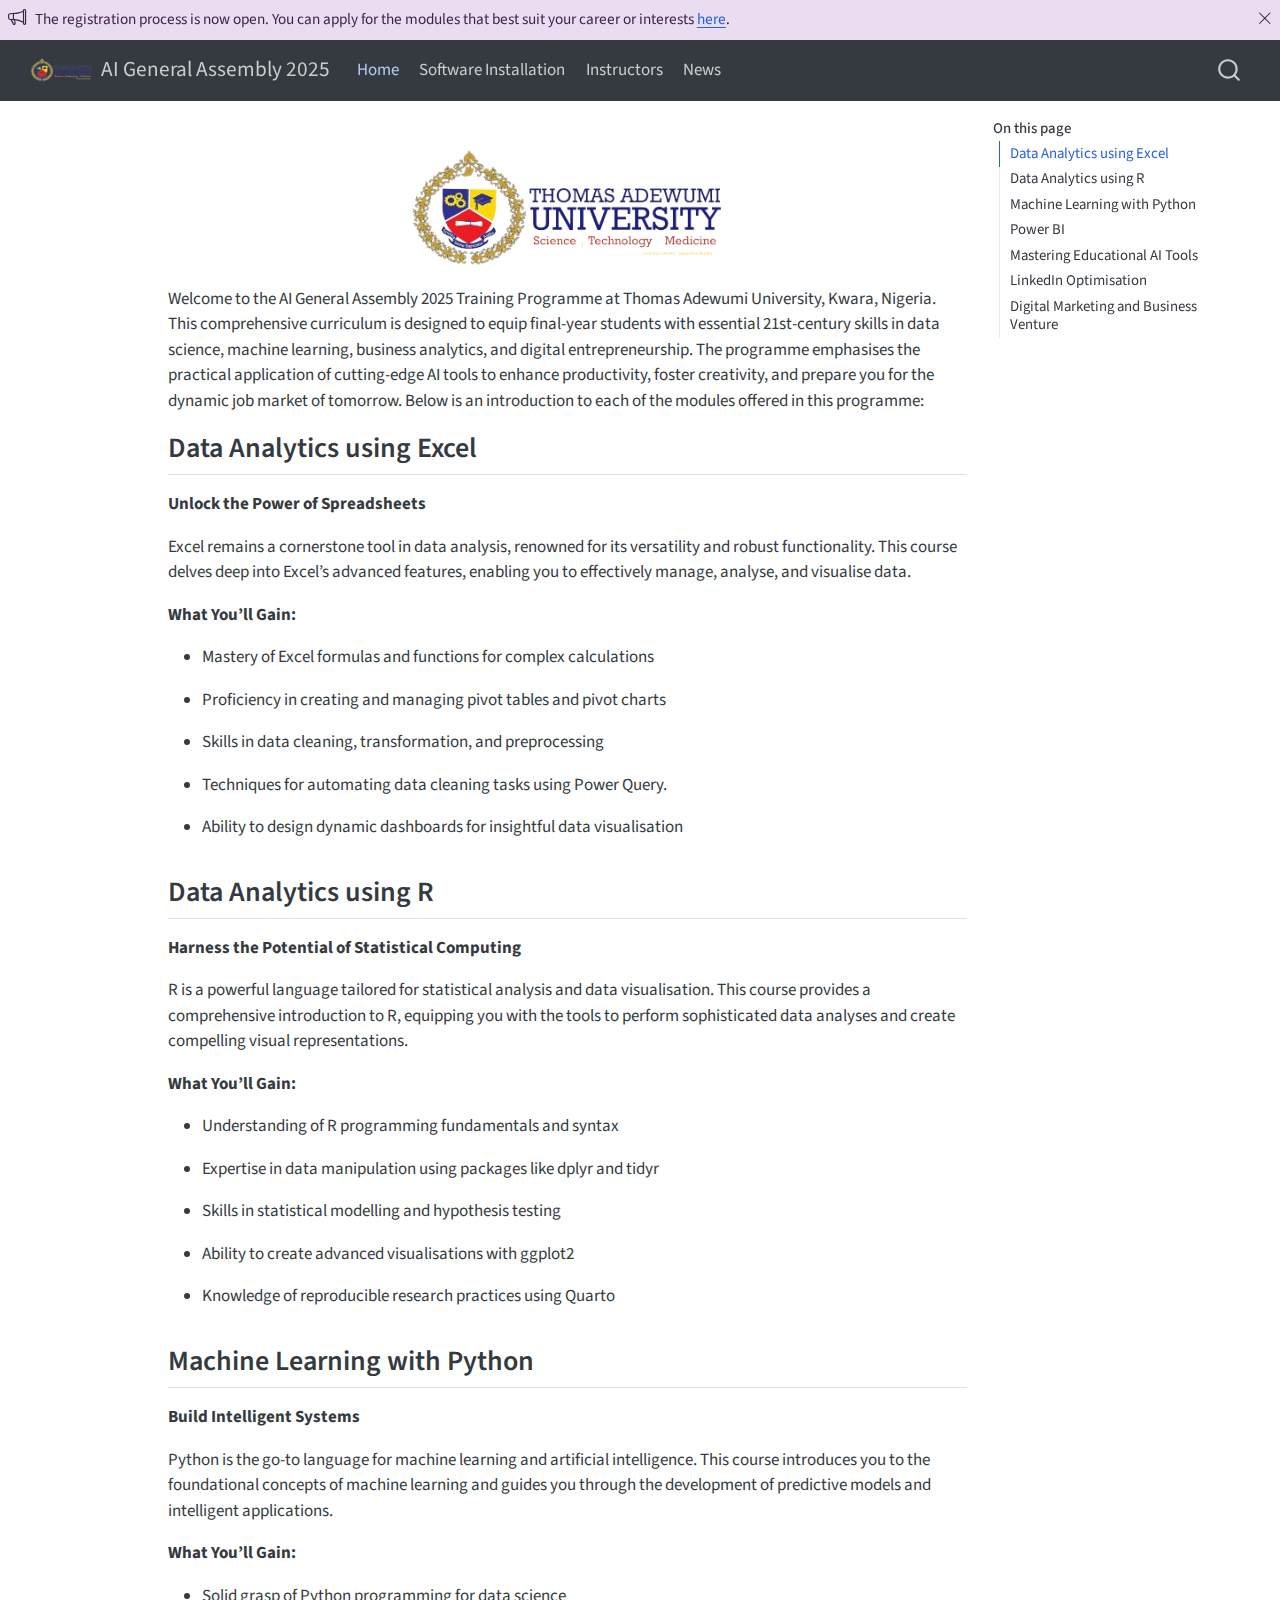
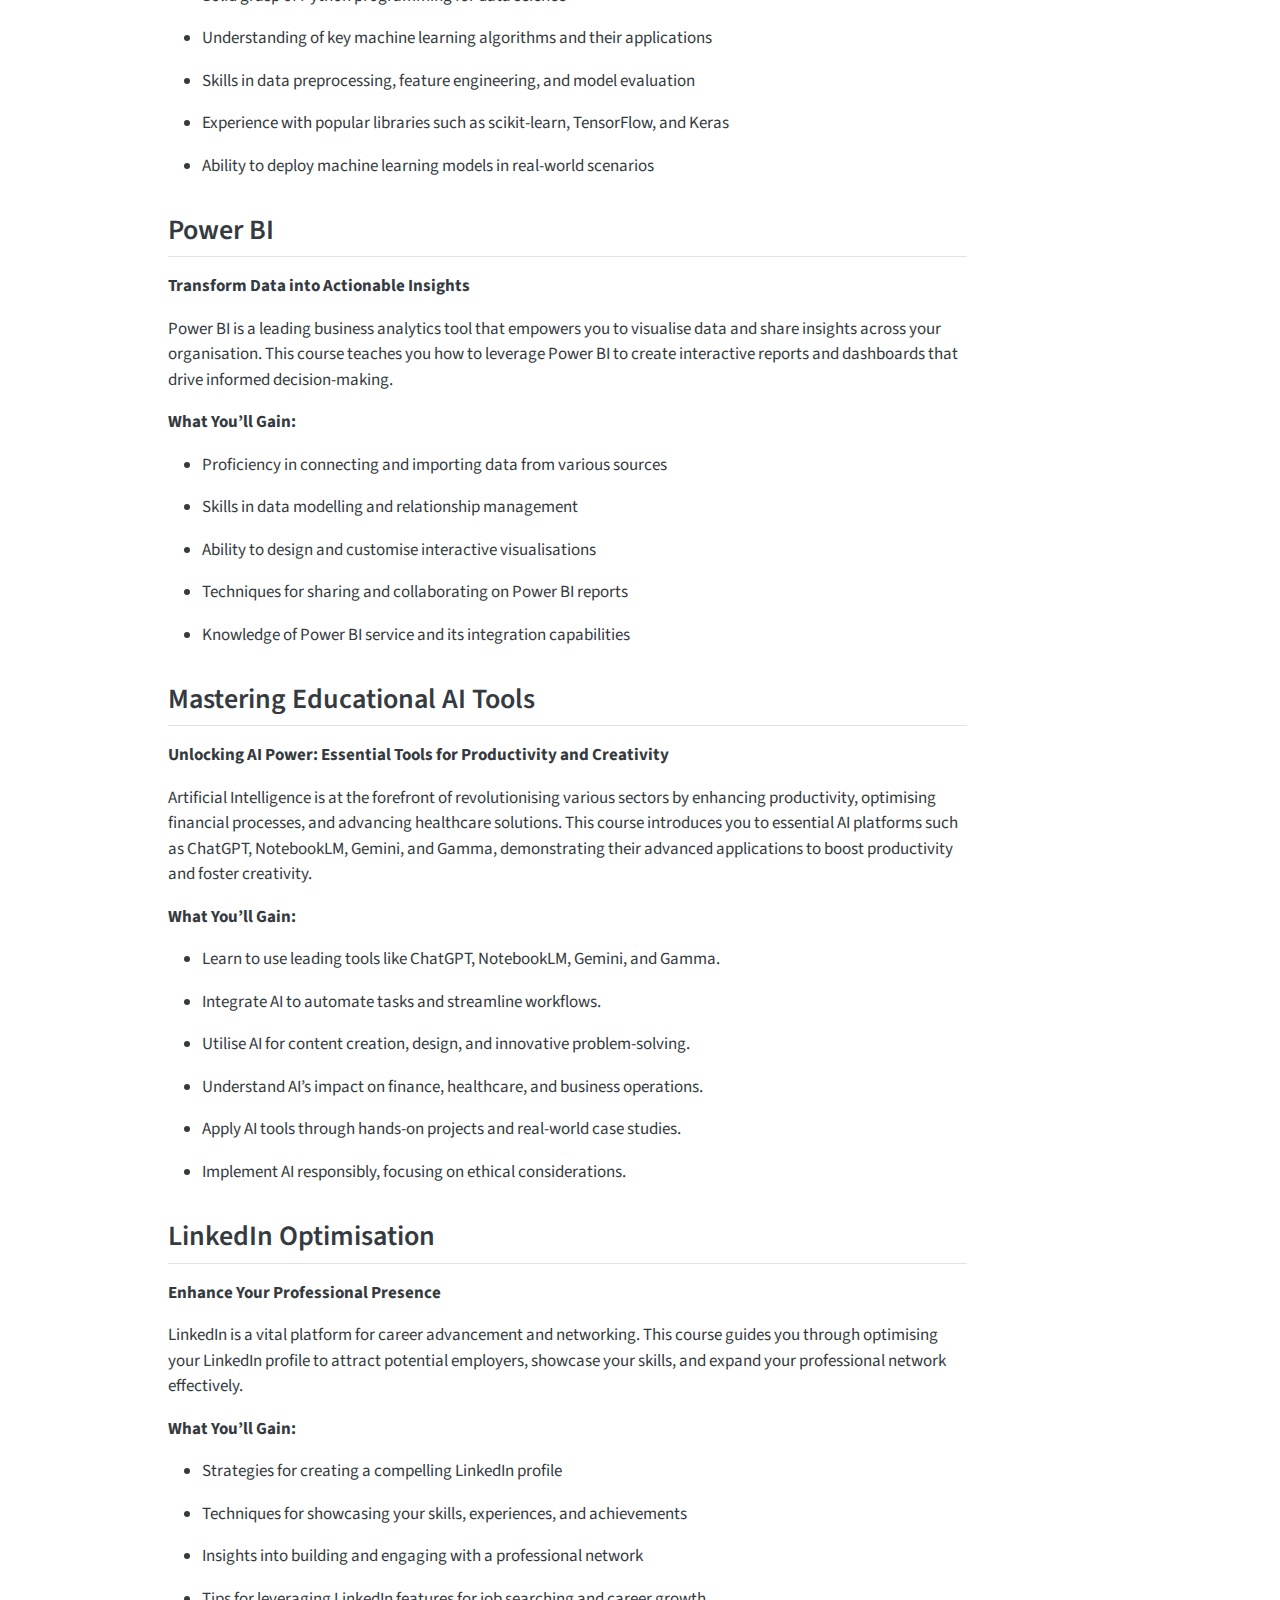
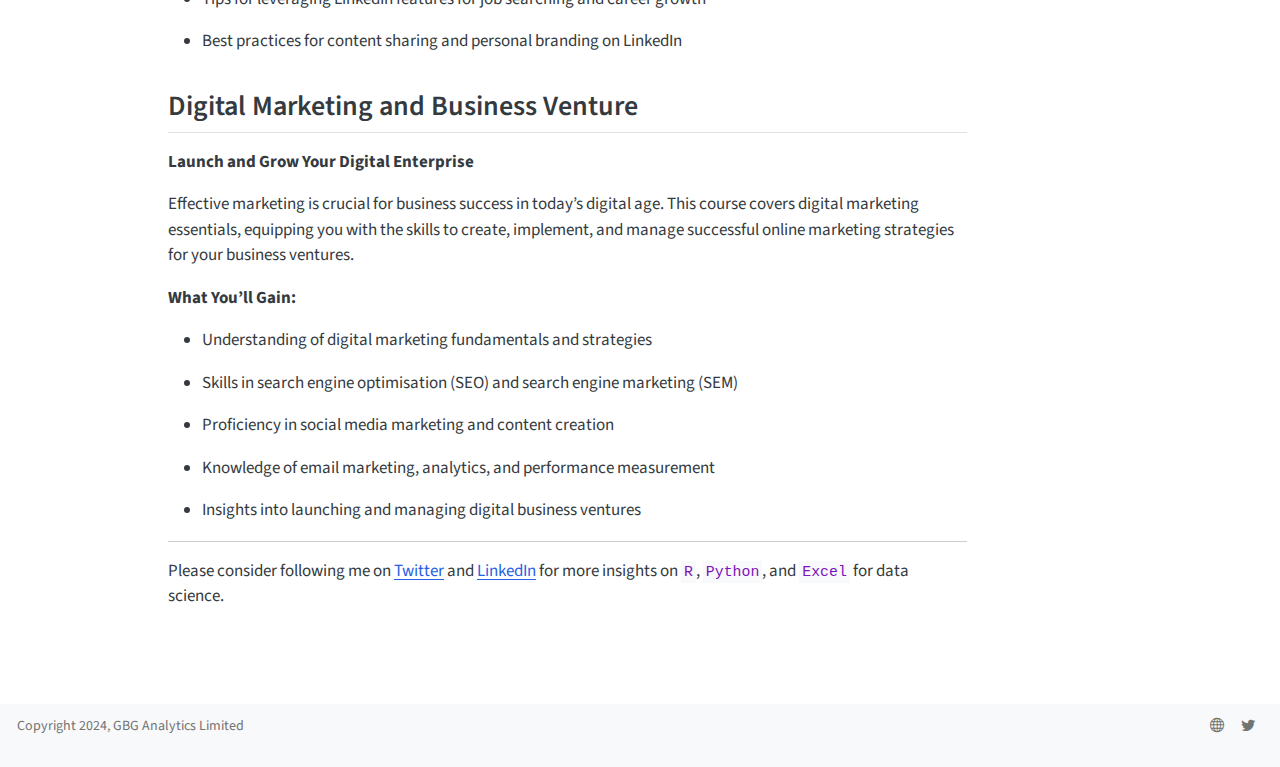
<file: docs/index.html>
<!DOCTYPE html>
<html xmlns="http://www.w3.org/1999/xhtml" lang="en" xml:lang="en"><head>

<meta charset="utf-8">
<meta name="generator" content="quarto-1.6.39">

<meta name="viewport" content="width=device-width, initial-scale=1.0, user-scalable=yes">


<title>AI General Assembly 2025</title>
<style>
code{white-space: pre-wrap;}
span.smallcaps{font-variant: small-caps;}
div.columns{display: flex; gap: min(4vw, 1.5em);}
div.column{flex: auto; overflow-x: auto;}
div.hanging-indent{margin-left: 1.5em; text-indent: -1.5em;}
ul.task-list{list-style: none;}
ul.task-list li input[type="checkbox"] {
  width: 0.8em;
  margin: 0 0.8em 0.2em -1em; /* quarto-specific, see https://github.com/quarto-dev/quarto-cli/issues/4556 */ 
  vertical-align: middle;
}
</style>


<script src="site_libs/quarto-nav/quarto-nav.js"></script>
<script src="site_libs/quarto-nav/headroom.min.js"></script>
<script src="site_libs/clipboard/clipboard.min.js"></script>
<script src="site_libs/quarto-search/autocomplete.umd.js"></script>
<script src="site_libs/quarto-search/fuse.min.js"></script>
<script src="site_libs/quarto-search/quarto-search.js"></script>
<meta name="quarto:offset" content="./">
<link href="./images/logo.png" rel="icon" type="image/png">
<script src="site_libs/quarto-html/quarto.js"></script>
<script src="site_libs/quarto-html/popper.min.js"></script>
<script src="site_libs/quarto-html/tippy.umd.min.js"></script>
<script src="site_libs/quarto-html/anchor.min.js"></script>
<link href="site_libs/quarto-html/tippy.css" rel="stylesheet">
<link href="site_libs/quarto-html/quarto-syntax-highlighting-e26003cea8cd680ca0c55a263523d882.css" rel="stylesheet" id="quarto-text-highlighting-styles">
<script src="site_libs/bootstrap/bootstrap.min.js"></script>
<link href="site_libs/bootstrap/bootstrap-icons.css" rel="stylesheet">
<link href="site_libs/bootstrap/bootstrap-af82676d4000ed3f50e48f84a1614253.min.css" rel="stylesheet" append-hash="true" id="quarto-bootstrap" data-mode="light">
<script id="quarto-search-options" type="application/json">{
  "location": "navbar",
  "copy-button": false,
  "collapse-after": 3,
  "panel-placement": "end",
  "type": "overlay",
  "limit": 50,
  "keyboard-shortcut": [
    "f",
    "/",
    "s"
  ],
  "show-item-context": false,
  "language": {
    "search-no-results-text": "No results",
    "search-matching-documents-text": "matching documents",
    "search-copy-link-title": "Copy link to search",
    "search-hide-matches-text": "Hide additional matches",
    "search-more-match-text": "more match in this document",
    "search-more-matches-text": "more matches in this document",
    "search-clear-button-title": "Clear",
    "search-text-placeholder": "",
    "search-detached-cancel-button-title": "Cancel",
    "search-submit-button-title": "Submit",
    "search-label": "Search"
  }
}</script>


<link rel="stylesheet" href="styles.css">
<meta property="og:title" content="AI General Assembly 2025">
<meta property="og:description" content="">
<meta property="og:image" content="/images/logo.png">
<meta property="og:site_name" content="AI General Assembly 2025">
<meta property="og:locale" content="en_US">
<meta name="twitter:title" content="AI General Assembly 2025">
<meta name="twitter:description" content="">
<meta name="twitter:image" content="/images/logo.png">
<meta name="twitter:creator" content="@gbganalyst">
<meta name="twitter:card" content="summary_large_image">
</head>

<body class="nav-fixed">

<div id="quarto-search-results"></div>
  <header id="quarto-header" class="headroom fixed-top">
    <div id="quarto-announcement" data-announcement-id="11684e15a45caf9019e9d7239daa7af6" class="alert alert-info hidden"><i class="bi bi-megaphone quarto-announcement-icon"></i><div class="quarto-announcement-content">
<p>The registration process is now open. You can apply for the modules that best suit your career or interests <a href="https://forms.gle/MtTXSeEYojmNCYnP8">here</a>.</p>
</div><i class="bi bi-x-lg quarto-announcement-action"></i></div>
    <nav class="navbar navbar-expand-lg " data-bs-theme="dark">
      <div class="navbar-container container-fluid">
      <div class="navbar-brand-container mx-auto">
    <a href="./index.html" class="navbar-brand navbar-brand-logo">
    <img src="./images/logo.png" alt="" class="navbar-logo">
    </a>
    <a class="navbar-brand" href="./index.html">
    <span class="navbar-title">AI General Assembly 2025</span>
    </a>
  </div>
            <div id="quarto-search" class="" title="Search"></div>
          <button class="navbar-toggler" type="button" data-bs-toggle="collapse" data-bs-target="#navbarCollapse" aria-controls="navbarCollapse" role="menu" aria-expanded="false" aria-label="Toggle navigation" onclick="if (window.quartoToggleHeadroom) { window.quartoToggleHeadroom(); }">
  <span class="navbar-toggler-icon"></span>
</button>
          <div class="collapse navbar-collapse" id="navbarCollapse">
            <ul class="navbar-nav navbar-nav-scroll me-auto">
  <li class="nav-item">
    <a class="nav-link active" href="./index.html" aria-current="page"> 
<span class="menu-text">Home</span></a>
  </li>  
  <li class="nav-item">
    <a class="nav-link" href="./software.html"> 
<span class="menu-text">Software Installation</span></a>
  </li>  
  <li class="nav-item">
    <a class="nav-link" href="./instructors.html"> 
<span class="menu-text">Instructors</span></a>
  </li>  
  <li class="nav-item">
    <a class="nav-link" href="./News.html"> 
<span class="menu-text">News</span></a>
  </li>  
</ul>
          </div> <!-- /navcollapse -->
            <div class="quarto-navbar-tools">
</div>
      </div> <!-- /container-fluid -->
    </nav>
</header>
<!-- content -->
<div id="quarto-content" class="quarto-container page-columns page-rows-contents page-layout-article page-navbar">
<!-- sidebar -->
<!-- margin-sidebar -->
    <div id="quarto-margin-sidebar" class="sidebar margin-sidebar">
        <nav id="TOC" role="doc-toc" class="toc-active">
    <h2 id="toc-title">On this page</h2>
   
  <ul>
  <li><a href="#data-analytics-using-excel" id="toc-data-analytics-using-excel" class="nav-link active" data-scroll-target="#data-analytics-using-excel">Data Analytics using Excel</a></li>
  <li><a href="#data-analytics-using-r" id="toc-data-analytics-using-r" class="nav-link" data-scroll-target="#data-analytics-using-r">Data Analytics using R</a></li>
  <li><a href="#machine-learning-with-python" id="toc-machine-learning-with-python" class="nav-link" data-scroll-target="#machine-learning-with-python">Machine Learning with Python</a></li>
  <li><a href="#power-bi" id="toc-power-bi" class="nav-link" data-scroll-target="#power-bi">Power BI</a></li>
  <li><a href="#mastering-educational-ai-tools" id="toc-mastering-educational-ai-tools" class="nav-link" data-scroll-target="#mastering-educational-ai-tools">Mastering Educational AI Tools</a></li>
  <li><a href="#linkedin-optimisation" id="toc-linkedin-optimisation" class="nav-link" data-scroll-target="#linkedin-optimisation">LinkedIn Optimisation</a></li>
  <li><a href="#digital-marketing-and-business-venture" id="toc-digital-marketing-and-business-venture" class="nav-link" data-scroll-target="#digital-marketing-and-business-venture">Digital Marketing and Business Venture</a></li>
  </ul>
</nav>
    </div>
<!-- main -->
<main class="content" id="quarto-document-content"><header id="title-block-header" class="quarto-title-block"></header>




<div style="text-align: center;">
<p><a href="https://tau.edu.ng/"> <img src="images/logo.png" alt="Thomas Adewumi University logo" style="width:40%;"> </a></p>
</div>
<p>Welcome to the AI General Assembly 2025 Training Programme at Thomas Adewumi University, Kwara, Nigeria. This comprehensive curriculum is designed to equip final-year students with essential 21st-century skills in data science, machine learning, business analytics, and digital entrepreneurship. The programme emphasises the practical application of cutting-edge AI tools to enhance productivity, foster creativity, and prepare you for the dynamic job market of tomorrow. Below is an introduction to each of the modules offered in this programme:</p>
<section id="data-analytics-using-excel" class="level2">
<h2 class="anchored" data-anchor-id="data-analytics-using-excel">Data Analytics using Excel</h2>
<p><strong>Unlock the Power of Spreadsheets</strong></p>
<p>Excel remains a cornerstone tool in data analysis, renowned for its versatility and robust functionality. This course delves deep into Excel’s advanced features, enabling you to effectively manage, analyse, and visualise data.</p>
<p><strong>What You’ll Gain:</strong></p>
<ul>
<li><p>Mastery of Excel formulas and functions for complex calculations</p></li>
<li><p>Proficiency in creating and managing pivot tables and pivot charts</p></li>
<li><p>Skills in data cleaning, transformation, and preprocessing</p></li>
<li><p>Techniques for automating data cleaning tasks using Power Query.</p></li>
<li><p>Ability to design dynamic dashboards for insightful data visualisation</p></li>
</ul>
</section>
<section id="data-analytics-using-r" class="level2">
<h2 class="anchored" data-anchor-id="data-analytics-using-r">Data Analytics using R</h2>
<p><strong>Harness the Potential of Statistical Computing</strong></p>
<p>R is a powerful language tailored for statistical analysis and data visualisation. This course provides a comprehensive introduction to R, equipping you with the tools to perform sophisticated data analyses and create compelling visual representations.</p>
<p><strong>What You’ll Gain:</strong></p>
<ul>
<li><p>Understanding of R programming fundamentals and syntax</p></li>
<li><p>Expertise in data manipulation using packages like dplyr and tidyr</p></li>
<li><p>Skills in statistical modelling and hypothesis testing</p></li>
<li><p>Ability to create advanced visualisations with ggplot2</p></li>
<li><p>Knowledge of reproducible research practices using Quarto</p></li>
</ul>
</section>
<section id="machine-learning-with-python" class="level2">
<h2 class="anchored" data-anchor-id="machine-learning-with-python">Machine Learning with Python</h2>
<p><strong>Build Intelligent Systems</strong></p>
<p>Python is the go-to language for machine learning and artificial intelligence. This course introduces you to the foundational concepts of machine learning and guides you through the development of predictive models and intelligent applications.</p>
<p><strong>What You’ll Gain:</strong></p>
<ul>
<li><p>Solid grasp of Python programming for data science</p></li>
<li><p>Understanding of key machine learning algorithms and their applications</p></li>
<li><p>Skills in data preprocessing, feature engineering, and model evaluation</p></li>
<li><p>Experience with popular libraries such as scikit-learn, TensorFlow, and Keras</p></li>
<li><p>Ability to deploy machine learning models in real-world scenarios</p></li>
</ul>
</section>
<section id="power-bi" class="level2">
<h2 class="anchored" data-anchor-id="power-bi">Power BI</h2>
<p><strong>Transform Data into Actionable Insights</strong></p>
<p>Power BI is a leading business analytics tool that empowers you to visualise data and share insights across your organisation. This course teaches you how to leverage Power BI to create interactive reports and dashboards that drive informed decision-making.</p>
<p><strong>What You’ll Gain:</strong></p>
<ul>
<li><p>Proficiency in connecting and importing data from various sources</p></li>
<li><p>Skills in data modelling and relationship management</p></li>
<li><p>Ability to design and customise interactive visualisations</p></li>
<li><p>Techniques for sharing and collaborating on Power BI reports</p></li>
<li><p>Knowledge of Power BI service and its integration capabilities</p></li>
</ul>
</section>
<section id="mastering-educational-ai-tools" class="level2">
<h2 class="anchored" data-anchor-id="mastering-educational-ai-tools">Mastering Educational AI Tools</h2>
<p><strong>Unlocking AI Power: Essential Tools for Productivity and Creativity</strong></p>
<p>Artificial Intelligence is at the forefront of revolutionising various sectors by enhancing productivity, optimising financial processes, and advancing healthcare solutions. This course introduces you to essential AI platforms such as ChatGPT, NotebookLM, Gemini, and Gamma, demonstrating their advanced applications to boost productivity and foster creativity.</p>
<p><strong>What You’ll Gain:</strong></p>
<ul>
<li><p>Learn to use leading tools like ChatGPT, NotebookLM, Gemini, and Gamma.</p></li>
<li><p>Integrate AI to automate tasks and streamline workflows.</p></li>
<li><p>Utilise AI for content creation, design, and innovative problem-solving.</p></li>
<li><p>Understand AI’s impact on finance, healthcare, and business operations.</p></li>
<li><p>Apply AI tools through hands-on projects and real-world case studies.</p></li>
<li><p>Implement AI responsibly, focusing on ethical considerations.</p></li>
</ul>
</section>
<section id="linkedin-optimisation" class="level2">
<h2 class="anchored" data-anchor-id="linkedin-optimisation">LinkedIn Optimisation</h2>
<p><strong>Enhance Your Professional Presence</strong></p>
<p>LinkedIn is a vital platform for career advancement and networking. This course guides you through optimising your LinkedIn profile to attract potential employers, showcase your skills, and expand your professional network effectively.</p>
<p><strong>What You’ll Gain:</strong></p>
<ul>
<li><p>Strategies for creating a compelling LinkedIn profile</p></li>
<li><p>Techniques for showcasing your skills, experiences, and achievements</p></li>
<li><p>Insights into building and engaging with a professional network</p></li>
<li><p>Tips for leveraging LinkedIn features for job searching and career growth</p></li>
<li><p>Best practices for content sharing and personal branding on LinkedIn</p></li>
</ul>
</section>
<section id="digital-marketing-and-business-venture" class="level2">
<h2 class="anchored" data-anchor-id="digital-marketing-and-business-venture">Digital Marketing and Business Venture</h2>
<p><strong>Launch and Grow Your Digital Enterprise</strong></p>
<p>Effective marketing is crucial for business success in today’s digital age. This course covers digital marketing essentials, equipping you with the skills to create, implement, and manage successful online marketing strategies for your business ventures.</p>
<p><strong>What You’ll Gain:</strong></p>
<ul>
<li><p>Understanding of digital marketing fundamentals and strategies</p></li>
<li><p>Skills in search engine optimisation (SEO) and search engine marketing (SEM)</p></li>
<li><p>Proficiency in social media marketing and content creation</p></li>
<li><p>Knowledge of email marketing, analytics, and performance measurement</p></li>
<li><p>Insights into launching and managing digital business ventures</p></li>
</ul>
<hr>
<p>Please consider following me on <a href="https://twitter.com/gbganalyst">Twitter</a> and <a href="https://linkedin.com/in/ezekiel-ogundepo">LinkedIn</a> for more insights on <code>R</code>, <code>Python</code>, and <code>Excel</code> for data science.</p>


</section>

<a onclick="window.scrollTo(0, 0); return false;" role="button" id="quarto-back-to-top"><i class="bi bi-arrow-up"></i> Back to top</a></main> <!-- /main -->
<script id="quarto-html-after-body" type="application/javascript">
window.document.addEventListener("DOMContentLoaded", function (event) {
  const toggleBodyColorMode = (bsSheetEl) => {
    const mode = bsSheetEl.getAttribute("data-mode");
    const bodyEl = window.document.querySelector("body");
    if (mode === "dark") {
      bodyEl.classList.add("quarto-dark");
      bodyEl.classList.remove("quarto-light");
    } else {
      bodyEl.classList.add("quarto-light");
      bodyEl.classList.remove("quarto-dark");
    }
  }
  const toggleBodyColorPrimary = () => {
    const bsSheetEl = window.document.querySelector("link#quarto-bootstrap");
    if (bsSheetEl) {
      toggleBodyColorMode(bsSheetEl);
    }
  }
  toggleBodyColorPrimary();  
  const icon = "";
  const anchorJS = new window.AnchorJS();
  anchorJS.options = {
    placement: 'right',
    icon: icon
  };
  anchorJS.add('.anchored');
  const isCodeAnnotation = (el) => {
    for (const clz of el.classList) {
      if (clz.startsWith('code-annotation-')) {                     
        return true;
      }
    }
    return false;
  }
  const onCopySuccess = function(e) {
    // button target
    const button = e.trigger;
    // don't keep focus
    button.blur();
    // flash "checked"
    button.classList.add('code-copy-button-checked');
    var currentTitle = button.getAttribute("title");
    button.setAttribute("title", "Copied!");
    let tooltip;
    if (window.bootstrap) {
      button.setAttribute("data-bs-toggle", "tooltip");
      button.setAttribute("data-bs-placement", "left");
      button.setAttribute("data-bs-title", "Copied!");
      tooltip = new bootstrap.Tooltip(button, 
        { trigger: "manual", 
          customClass: "code-copy-button-tooltip",
          offset: [0, -8]});
      tooltip.show();    
    }
    setTimeout(function() {
      if (tooltip) {
        tooltip.hide();
        button.removeAttribute("data-bs-title");
        button.removeAttribute("data-bs-toggle");
        button.removeAttribute("data-bs-placement");
      }
      button.setAttribute("title", currentTitle);
      button.classList.remove('code-copy-button-checked');
    }, 1000);
    // clear code selection
    e.clearSelection();
  }
  const getTextToCopy = function(trigger) {
      const codeEl = trigger.previousElementSibling.cloneNode(true);
      for (const childEl of codeEl.children) {
        if (isCodeAnnotation(childEl)) {
          childEl.remove();
        }
      }
      return codeEl.innerText;
  }
  const clipboard = new window.ClipboardJS('.code-copy-button:not([data-in-quarto-modal])', {
    text: getTextToCopy
  });
  clipboard.on('success', onCopySuccess);
  if (window.document.getElementById('quarto-embedded-source-code-modal')) {
    const clipboardModal = new window.ClipboardJS('.code-copy-button[data-in-quarto-modal]', {
      text: getTextToCopy,
      container: window.document.getElementById('quarto-embedded-source-code-modal')
    });
    clipboardModal.on('success', onCopySuccess);
  }
    var localhostRegex = new RegExp(/^(?:http|https):\/\/localhost\:?[0-9]*\//);
    var mailtoRegex = new RegExp(/^mailto:/);
      var filterRegex = new RegExp('/' + window.location.host + '/');
    var isInternal = (href) => {
        return filterRegex.test(href) || localhostRegex.test(href) || mailtoRegex.test(href);
    }
    // Inspect non-navigation links and adorn them if external
 	var links = window.document.querySelectorAll('a[href]:not(.nav-link):not(.navbar-brand):not(.toc-action):not(.sidebar-link):not(.sidebar-item-toggle):not(.pagination-link):not(.no-external):not([aria-hidden]):not(.dropdown-item):not(.quarto-navigation-tool):not(.about-link)');
    for (var i=0; i<links.length; i++) {
      const link = links[i];
      if (!isInternal(link.href)) {
        // undo the damage that might have been done by quarto-nav.js in the case of
        // links that we want to consider external
        if (link.dataset.originalHref !== undefined) {
          link.href = link.dataset.originalHref;
        }
      }
    }
  function tippyHover(el, contentFn, onTriggerFn, onUntriggerFn) {
    const config = {
      allowHTML: true,
      maxWidth: 500,
      delay: 100,
      arrow: false,
      appendTo: function(el) {
          return el.parentElement;
      },
      interactive: true,
      interactiveBorder: 10,
      theme: 'quarto',
      placement: 'bottom-start',
    };
    if (contentFn) {
      config.content = contentFn;
    }
    if (onTriggerFn) {
      config.onTrigger = onTriggerFn;
    }
    if (onUntriggerFn) {
      config.onUntrigger = onUntriggerFn;
    }
    window.tippy(el, config); 
  }
  const noterefs = window.document.querySelectorAll('a[role="doc-noteref"]');
  for (var i=0; i<noterefs.length; i++) {
    const ref = noterefs[i];
    tippyHover(ref, function() {
      // use id or data attribute instead here
      let href = ref.getAttribute('data-footnote-href') || ref.getAttribute('href');
      try { href = new URL(href).hash; } catch {}
      const id = href.replace(/^#\/?/, "");
      const note = window.document.getElementById(id);
      if (note) {
        return note.innerHTML;
      } else {
        return "";
      }
    });
  }
  const xrefs = window.document.querySelectorAll('a.quarto-xref');
  const processXRef = (id, note) => {
    // Strip column container classes
    const stripColumnClz = (el) => {
      el.classList.remove("page-full", "page-columns");
      if (el.children) {
        for (const child of el.children) {
          stripColumnClz(child);
        }
      }
    }
    stripColumnClz(note)
    if (id === null || id.startsWith('sec-')) {
      // Special case sections, only their first couple elements
      const container = document.createElement("div");
      if (note.children && note.children.length > 2) {
        container.appendChild(note.children[0].cloneNode(true));
        for (let i = 1; i < note.children.length; i++) {
          const child = note.children[i];
          if (child.tagName === "P" && child.innerText === "") {
            continue;
          } else {
            container.appendChild(child.cloneNode(true));
            break;
          }
        }
        if (window.Quarto?.typesetMath) {
          window.Quarto.typesetMath(container);
        }
        return container.innerHTML
      } else {
        if (window.Quarto?.typesetMath) {
          window.Quarto.typesetMath(note);
        }
        return note.innerHTML;
      }
    } else {
      // Remove any anchor links if they are present
      const anchorLink = note.querySelector('a.anchorjs-link');
      if (anchorLink) {
        anchorLink.remove();
      }
      if (window.Quarto?.typesetMath) {
        window.Quarto.typesetMath(note);
      }
      if (note.classList.contains("callout")) {
        return note.outerHTML;
      } else {
        return note.innerHTML;
      }
    }
  }
  for (var i=0; i<xrefs.length; i++) {
    const xref = xrefs[i];
    tippyHover(xref, undefined, function(instance) {
      instance.disable();
      let url = xref.getAttribute('href');
      let hash = undefined; 
      if (url.startsWith('#')) {
        hash = url;
      } else {
        try { hash = new URL(url).hash; } catch {}
      }
      if (hash) {
        const id = hash.replace(/^#\/?/, "");
        const note = window.document.getElementById(id);
        if (note !== null) {
          try {
            const html = processXRef(id, note.cloneNode(true));
            instance.setContent(html);
          } finally {
            instance.enable();
            instance.show();
          }
        } else {
          // See if we can fetch this
          fetch(url.split('#')[0])
          .then(res => res.text())
          .then(html => {
            const parser = new DOMParser();
            const htmlDoc = parser.parseFromString(html, "text/html");
            const note = htmlDoc.getElementById(id);
            if (note !== null) {
              const html = processXRef(id, note);
              instance.setContent(html);
            } 
          }).finally(() => {
            instance.enable();
            instance.show();
          });
        }
      } else {
        // See if we can fetch a full url (with no hash to target)
        // This is a special case and we should probably do some content thinning / targeting
        fetch(url)
        .then(res => res.text())
        .then(html => {
          const parser = new DOMParser();
          const htmlDoc = parser.parseFromString(html, "text/html");
          const note = htmlDoc.querySelector('main.content');
          if (note !== null) {
            // This should only happen for chapter cross references
            // (since there is no id in the URL)
            // remove the first header
            if (note.children.length > 0 && note.children[0].tagName === "HEADER") {
              note.children[0].remove();
            }
            const html = processXRef(null, note);
            instance.setContent(html);
          } 
        }).finally(() => {
          instance.enable();
          instance.show();
        });
      }
    }, function(instance) {
    });
  }
      let selectedAnnoteEl;
      const selectorForAnnotation = ( cell, annotation) => {
        let cellAttr = 'data-code-cell="' + cell + '"';
        let lineAttr = 'data-code-annotation="' +  annotation + '"';
        const selector = 'span[' + cellAttr + '][' + lineAttr + ']';
        return selector;
      }
      const selectCodeLines = (annoteEl) => {
        const doc = window.document;
        const targetCell = annoteEl.getAttribute("data-target-cell");
        const targetAnnotation = annoteEl.getAttribute("data-target-annotation");
        const annoteSpan = window.document.querySelector(selectorForAnnotation(targetCell, targetAnnotation));
        const lines = annoteSpan.getAttribute("data-code-lines").split(",");
        const lineIds = lines.map((line) => {
          return targetCell + "-" + line;
        })
        let top = null;
        let height = null;
        let parent = null;
        if (lineIds.length > 0) {
            //compute the position of the single el (top and bottom and make a div)
            const el = window.document.getElementById(lineIds[0]);
            top = el.offsetTop;
            height = el.offsetHeight;
            parent = el.parentElement.parentElement;
          if (lineIds.length > 1) {
            const lastEl = window.document.getElementById(lineIds[lineIds.length - 1]);
            const bottom = lastEl.offsetTop + lastEl.offsetHeight;
            height = bottom - top;
          }
          if (top !== null && height !== null && parent !== null) {
            // cook up a div (if necessary) and position it 
            let div = window.document.getElementById("code-annotation-line-highlight");
            if (div === null) {
              div = window.document.createElement("div");
              div.setAttribute("id", "code-annotation-line-highlight");
              div.style.position = 'absolute';
              parent.appendChild(div);
            }
            div.style.top = top - 2 + "px";
            div.style.height = height + 4 + "px";
            div.style.left = 0;
            let gutterDiv = window.document.getElementById("code-annotation-line-highlight-gutter");
            if (gutterDiv === null) {
              gutterDiv = window.document.createElement("div");
              gutterDiv.setAttribute("id", "code-annotation-line-highlight-gutter");
              gutterDiv.style.position = 'absolute';
              const codeCell = window.document.getElementById(targetCell);
              const gutter = codeCell.querySelector('.code-annotation-gutter');
              gutter.appendChild(gutterDiv);
            }
            gutterDiv.style.top = top - 2 + "px";
            gutterDiv.style.height = height + 4 + "px";
          }
          selectedAnnoteEl = annoteEl;
        }
      };
      const unselectCodeLines = () => {
        const elementsIds = ["code-annotation-line-highlight", "code-annotation-line-highlight-gutter"];
        elementsIds.forEach((elId) => {
          const div = window.document.getElementById(elId);
          if (div) {
            div.remove();
          }
        });
        selectedAnnoteEl = undefined;
      };
        // Handle positioning of the toggle
    window.addEventListener(
      "resize",
      throttle(() => {
        elRect = undefined;
        if (selectedAnnoteEl) {
          selectCodeLines(selectedAnnoteEl);
        }
      }, 10)
    );
    function throttle(fn, ms) {
    let throttle = false;
    let timer;
      return (...args) => {
        if(!throttle) { // first call gets through
            fn.apply(this, args);
            throttle = true;
        } else { // all the others get throttled
            if(timer) clearTimeout(timer); // cancel #2
            timer = setTimeout(() => {
              fn.apply(this, args);
              timer = throttle = false;
            }, ms);
        }
      };
    }
      // Attach click handler to the DT
      const annoteDls = window.document.querySelectorAll('dt[data-target-cell]');
      for (const annoteDlNode of annoteDls) {
        annoteDlNode.addEventListener('click', (event) => {
          const clickedEl = event.target;
          if (clickedEl !== selectedAnnoteEl) {
            unselectCodeLines();
            const activeEl = window.document.querySelector('dt[data-target-cell].code-annotation-active');
            if (activeEl) {
              activeEl.classList.remove('code-annotation-active');
            }
            selectCodeLines(clickedEl);
            clickedEl.classList.add('code-annotation-active');
          } else {
            // Unselect the line
            unselectCodeLines();
            clickedEl.classList.remove('code-annotation-active');
          }
        });
      }
  const findCites = (el) => {
    const parentEl = el.parentElement;
    if (parentEl) {
      const cites = parentEl.dataset.cites;
      if (cites) {
        return {
          el,
          cites: cites.split(' ')
        };
      } else {
        return findCites(el.parentElement)
      }
    } else {
      return undefined;
    }
  };
  var bibliorefs = window.document.querySelectorAll('a[role="doc-biblioref"]');
  for (var i=0; i<bibliorefs.length; i++) {
    const ref = bibliorefs[i];
    const citeInfo = findCites(ref);
    if (citeInfo) {
      tippyHover(citeInfo.el, function() {
        var popup = window.document.createElement('div');
        citeInfo.cites.forEach(function(cite) {
          var citeDiv = window.document.createElement('div');
          citeDiv.classList.add('hanging-indent');
          citeDiv.classList.add('csl-entry');
          var biblioDiv = window.document.getElementById('ref-' + cite);
          if (biblioDiv) {
            citeDiv.innerHTML = biblioDiv.innerHTML;
          }
          popup.appendChild(citeDiv);
        });
        return popup.innerHTML;
      });
    }
  }
});
</script>
</div> <!-- /content -->
<footer class="footer">
  <div class="nav-footer">
    <div class="nav-footer-left">
<p>Copyright 2024, GBG Analytics Limited</p>
</div>   
    <div class="nav-footer-center">
      &nbsp;
    </div>
    <div class="nav-footer-right">
      <ul class="footer-items list-unstyled">
    <li class="nav-item compact">
    <a class="nav-link" href="https://gbganalyst.github.io">
      <i class="bi bi-globe" role="img">
</i> 
    </a>
  </li>  
    <li class="nav-item compact">
    <a class="nav-link" href="https://twitter.com/gbganalyst">
      <i class="bi bi-twitter" role="img">
</i> 
    </a>
  </li>  
</ul>
    </div>
  </div>
</footer>




</body></html>
</file>
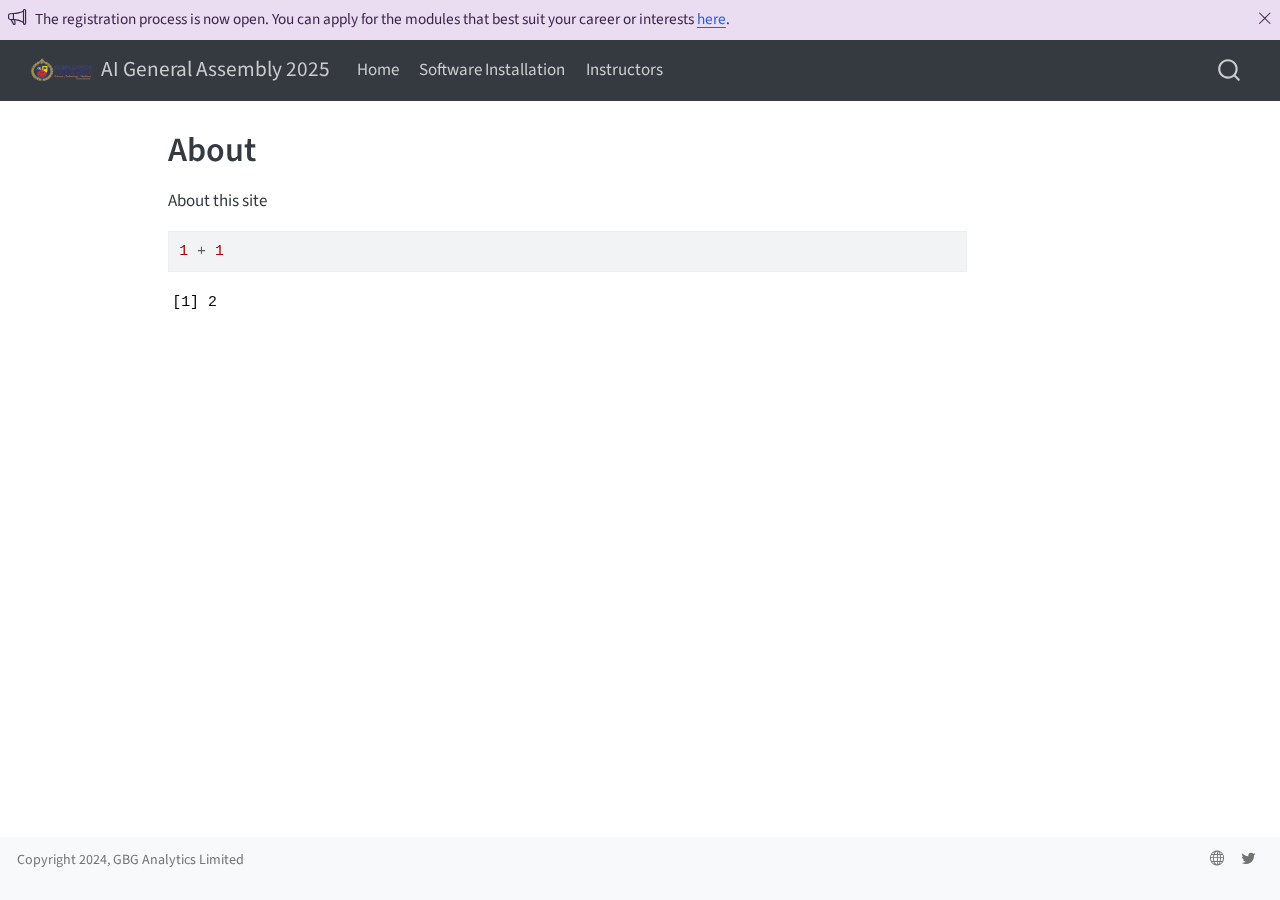
<file: docs/about.html>
<!DOCTYPE html>
<html xmlns="http://www.w3.org/1999/xhtml" lang="en" xml:lang="en"><head>

<meta charset="utf-8">
<meta name="generator" content="quarto-1.6.39">

<meta name="viewport" content="width=device-width, initial-scale=1.0, user-scalable=yes">


<title>About – AI General Assembly 2025</title>
<style>
code{white-space: pre-wrap;}
span.smallcaps{font-variant: small-caps;}
div.columns{display: flex; gap: min(4vw, 1.5em);}
div.column{flex: auto; overflow-x: auto;}
div.hanging-indent{margin-left: 1.5em; text-indent: -1.5em;}
ul.task-list{list-style: none;}
ul.task-list li input[type="checkbox"] {
  width: 0.8em;
  margin: 0 0.8em 0.2em -1em; /* quarto-specific, see https://github.com/quarto-dev/quarto-cli/issues/4556 */ 
  vertical-align: middle;
}
/* CSS for syntax highlighting */
pre > code.sourceCode { white-space: pre; position: relative; }
pre > code.sourceCode > span { line-height: 1.25; }
pre > code.sourceCode > span:empty { height: 1.2em; }
.sourceCode { overflow: visible; }
code.sourceCode > span { color: inherit; text-decoration: inherit; }
div.sourceCode { margin: 1em 0; }
pre.sourceCode { margin: 0; }
@media screen {
div.sourceCode { overflow: auto; }
}
@media print {
pre > code.sourceCode { white-space: pre-wrap; }
pre > code.sourceCode > span { display: inline-block; text-indent: -5em; padding-left: 5em; }
}
pre.numberSource code
  { counter-reset: source-line 0; }
pre.numberSource code > span
  { position: relative; left: -4em; counter-increment: source-line; }
pre.numberSource code > span > a:first-child::before
  { content: counter(source-line);
    position: relative; left: -1em; text-align: right; vertical-align: baseline;
    border: none; display: inline-block;
    -webkit-touch-callout: none; -webkit-user-select: none;
    -khtml-user-select: none; -moz-user-select: none;
    -ms-user-select: none; user-select: none;
    padding: 0 4px; width: 4em;
  }
pre.numberSource { margin-left: 3em;  padding-left: 4px; }
div.sourceCode
  {   }
@media screen {
pre > code.sourceCode > span > a:first-child::before { text-decoration: underline; }
}
</style>


<script src="site_libs/quarto-nav/quarto-nav.js"></script>
<script src="site_libs/quarto-nav/headroom.min.js"></script>
<script src="site_libs/clipboard/clipboard.min.js"></script>
<script src="site_libs/quarto-search/autocomplete.umd.js"></script>
<script src="site_libs/quarto-search/fuse.min.js"></script>
<script src="site_libs/quarto-search/quarto-search.js"></script>
<meta name="quarto:offset" content="./">
<link href="./images/logo.png" rel="icon" type="image/png">
<script src="site_libs/quarto-html/quarto.js"></script>
<script src="site_libs/quarto-html/popper.min.js"></script>
<script src="site_libs/quarto-html/tippy.umd.min.js"></script>
<script src="site_libs/quarto-html/anchor.min.js"></script>
<link href="site_libs/quarto-html/tippy.css" rel="stylesheet">
<link href="site_libs/quarto-html/quarto-syntax-highlighting-e26003cea8cd680ca0c55a263523d882.css" rel="stylesheet" id="quarto-text-highlighting-styles">
<script src="site_libs/bootstrap/bootstrap.min.js"></script>
<link href="site_libs/bootstrap/bootstrap-icons.css" rel="stylesheet">
<link href="site_libs/bootstrap/bootstrap-af82676d4000ed3f50e48f84a1614253.min.css" rel="stylesheet" append-hash="true" id="quarto-bootstrap" data-mode="light">
<script id="quarto-search-options" type="application/json">{
  "location": "navbar",
  "copy-button": false,
  "collapse-after": 3,
  "panel-placement": "end",
  "type": "overlay",
  "limit": 50,
  "keyboard-shortcut": [
    "f",
    "/",
    "s"
  ],
  "show-item-context": false,
  "language": {
    "search-no-results-text": "No results",
    "search-matching-documents-text": "matching documents",
    "search-copy-link-title": "Copy link to search",
    "search-hide-matches-text": "Hide additional matches",
    "search-more-match-text": "more match in this document",
    "search-more-matches-text": "more matches in this document",
    "search-clear-button-title": "Clear",
    "search-text-placeholder": "",
    "search-detached-cancel-button-title": "Cancel",
    "search-submit-button-title": "Submit",
    "search-label": "Search"
  }
}</script>


<link rel="stylesheet" href="styles.css">
<meta property="og:title" content="About – AI General Assembly 2025">
<meta property="og:description" content="">
<meta property="og:image" content="/images/logo.png">
<meta property="og:site_name" content="AI General Assembly 2025">
<meta property="og:locale" content="en_US">
<meta name="twitter:title" content="About – AI General Assembly 2025">
<meta name="twitter:description" content="">
<meta name="twitter:image" content="/images/logo.png">
<meta name="twitter:creator" content="@gbganalyst">
<meta name="twitter:card" content="summary_large_image">
</head>

<body class="nav-fixed">

<div id="quarto-search-results"></div>
  <header id="quarto-header" class="headroom fixed-top">
    <div id="quarto-announcement" data-announcement-id="11684e15a45caf9019e9d7239daa7af6" class="alert alert-info hidden"><i class="bi bi-megaphone quarto-announcement-icon"></i><div class="quarto-announcement-content">
<p>The registration process is now open. You can apply for the modules that best suit your career or interests <a href="https://forms.gle/MtTXSeEYojmNCYnP8">here</a>.</p>
</div><i class="bi bi-x-lg quarto-announcement-action"></i></div>
    <nav class="navbar navbar-expand-lg " data-bs-theme="dark">
      <div class="navbar-container container-fluid">
      <div class="navbar-brand-container mx-auto">
    <a href="./index.html" class="navbar-brand navbar-brand-logo">
    <img src="./images/logo.png" alt="" class="navbar-logo">
    </a>
    <a class="navbar-brand" href="./index.html">
    <span class="navbar-title">AI General Assembly 2025</span>
    </a>
  </div>
            <div id="quarto-search" class="" title="Search"></div>
          <button class="navbar-toggler" type="button" data-bs-toggle="collapse" data-bs-target="#navbarCollapse" aria-controls="navbarCollapse" role="menu" aria-expanded="false" aria-label="Toggle navigation" onclick="if (window.quartoToggleHeadroom) { window.quartoToggleHeadroom(); }">
  <span class="navbar-toggler-icon"></span>
</button>
          <div class="collapse navbar-collapse" id="navbarCollapse">
            <ul class="navbar-nav navbar-nav-scroll me-auto">
  <li class="nav-item">
    <a class="nav-link" href="./index.html"> 
<span class="menu-text">Home</span></a>
  </li>  
  <li class="nav-item">
    <a class="nav-link" href="./software.html"> 
<span class="menu-text">Software Installation</span></a>
  </li>  
  <li class="nav-item">
    <a class="nav-link" href="./instructors.html"> 
<span class="menu-text">Instructors</span></a>
  </li>  
</ul>
          </div> <!-- /navcollapse -->
            <div class="quarto-navbar-tools">
</div>
      </div> <!-- /container-fluid -->
    </nav>
</header>
<!-- content -->
<div id="quarto-content" class="quarto-container page-columns page-rows-contents page-layout-article page-navbar">
<!-- sidebar -->
<!-- margin-sidebar -->
    <div id="quarto-margin-sidebar" class="sidebar margin-sidebar zindex-bottom">
        
    </div>
<!-- main -->
<main class="content" id="quarto-document-content">

<header id="title-block-header" class="quarto-title-block default">
<div class="quarto-title">
<h1 class="title">About</h1>
</div>



<div class="quarto-title-meta">

    
  
    
  </div>
  


</header>


<p>About this site</p>
<div class="cell">
<div class="sourceCode cell-code" id="cb1"><pre class="sourceCode r code-with-copy"><code class="sourceCode r"><span id="cb1-1"><a href="#cb1-1" aria-hidden="true" tabindex="-1"></a><span class="dv">1</span> <span class="sc">+</span> <span class="dv">1</span></span></code><button title="Copy to Clipboard" class="code-copy-button"><i class="bi"></i></button></pre></div>
<div class="cell-output cell-output-stdout">
<pre><code>[1] 2</code></pre>
</div>
</div>



<a onclick="window.scrollTo(0, 0); return false;" role="button" id="quarto-back-to-top"><i class="bi bi-arrow-up"></i> Back to top</a></main> <!-- /main -->
<script id="quarto-html-after-body" type="application/javascript">
window.document.addEventListener("DOMContentLoaded", function (event) {
  const toggleBodyColorMode = (bsSheetEl) => {
    const mode = bsSheetEl.getAttribute("data-mode");
    const bodyEl = window.document.querySelector("body");
    if (mode === "dark") {
      bodyEl.classList.add("quarto-dark");
      bodyEl.classList.remove("quarto-light");
    } else {
      bodyEl.classList.add("quarto-light");
      bodyEl.classList.remove("quarto-dark");
    }
  }
  const toggleBodyColorPrimary = () => {
    const bsSheetEl = window.document.querySelector("link#quarto-bootstrap");
    if (bsSheetEl) {
      toggleBodyColorMode(bsSheetEl);
    }
  }
  toggleBodyColorPrimary();  
  const icon = "";
  const anchorJS = new window.AnchorJS();
  anchorJS.options = {
    placement: 'right',
    icon: icon
  };
  anchorJS.add('.anchored');
  const isCodeAnnotation = (el) => {
    for (const clz of el.classList) {
      if (clz.startsWith('code-annotation-')) {                     
        return true;
      }
    }
    return false;
  }
  const onCopySuccess = function(e) {
    // button target
    const button = e.trigger;
    // don't keep focus
    button.blur();
    // flash "checked"
    button.classList.add('code-copy-button-checked');
    var currentTitle = button.getAttribute("title");
    button.setAttribute("title", "Copied!");
    let tooltip;
    if (window.bootstrap) {
      button.setAttribute("data-bs-toggle", "tooltip");
      button.setAttribute("data-bs-placement", "left");
      button.setAttribute("data-bs-title", "Copied!");
      tooltip = new bootstrap.Tooltip(button, 
        { trigger: "manual", 
          customClass: "code-copy-button-tooltip",
          offset: [0, -8]});
      tooltip.show();    
    }
    setTimeout(function() {
      if (tooltip) {
        tooltip.hide();
        button.removeAttribute("data-bs-title");
        button.removeAttribute("data-bs-toggle");
        button.removeAttribute("data-bs-placement");
      }
      button.setAttribute("title", currentTitle);
      button.classList.remove('code-copy-button-checked');
    }, 1000);
    // clear code selection
    e.clearSelection();
  }
  const getTextToCopy = function(trigger) {
      const codeEl = trigger.previousElementSibling.cloneNode(true);
      for (const childEl of codeEl.children) {
        if (isCodeAnnotation(childEl)) {
          childEl.remove();
        }
      }
      return codeEl.innerText;
  }
  const clipboard = new window.ClipboardJS('.code-copy-button:not([data-in-quarto-modal])', {
    text: getTextToCopy
  });
  clipboard.on('success', onCopySuccess);
  if (window.document.getElementById('quarto-embedded-source-code-modal')) {
    const clipboardModal = new window.ClipboardJS('.code-copy-button[data-in-quarto-modal]', {
      text: getTextToCopy,
      container: window.document.getElementById('quarto-embedded-source-code-modal')
    });
    clipboardModal.on('success', onCopySuccess);
  }
    var localhostRegex = new RegExp(/^(?:http|https):\/\/localhost\:?[0-9]*\//);
    var mailtoRegex = new RegExp(/^mailto:/);
      var filterRegex = new RegExp('/' + window.location.host + '/');
    var isInternal = (href) => {
        return filterRegex.test(href) || localhostRegex.test(href) || mailtoRegex.test(href);
    }
    // Inspect non-navigation links and adorn them if external
 	var links = window.document.querySelectorAll('a[href]:not(.nav-link):not(.navbar-brand):not(.toc-action):not(.sidebar-link):not(.sidebar-item-toggle):not(.pagination-link):not(.no-external):not([aria-hidden]):not(.dropdown-item):not(.quarto-navigation-tool):not(.about-link)');
    for (var i=0; i<links.length; i++) {
      const link = links[i];
      if (!isInternal(link.href)) {
        // undo the damage that might have been done by quarto-nav.js in the case of
        // links that we want to consider external
        if (link.dataset.originalHref !== undefined) {
          link.href = link.dataset.originalHref;
        }
      }
    }
  function tippyHover(el, contentFn, onTriggerFn, onUntriggerFn) {
    const config = {
      allowHTML: true,
      maxWidth: 500,
      delay: 100,
      arrow: false,
      appendTo: function(el) {
          return el.parentElement;
      },
      interactive: true,
      interactiveBorder: 10,
      theme: 'quarto',
      placement: 'bottom-start',
    };
    if (contentFn) {
      config.content = contentFn;
    }
    if (onTriggerFn) {
      config.onTrigger = onTriggerFn;
    }
    if (onUntriggerFn) {
      config.onUntrigger = onUntriggerFn;
    }
    window.tippy(el, config); 
  }
  const noterefs = window.document.querySelectorAll('a[role="doc-noteref"]');
  for (var i=0; i<noterefs.length; i++) {
    const ref = noterefs[i];
    tippyHover(ref, function() {
      // use id or data attribute instead here
      let href = ref.getAttribute('data-footnote-href') || ref.getAttribute('href');
      try { href = new URL(href).hash; } catch {}
      const id = href.replace(/^#\/?/, "");
      const note = window.document.getElementById(id);
      if (note) {
        return note.innerHTML;
      } else {
        return "";
      }
    });
  }
  const xrefs = window.document.querySelectorAll('a.quarto-xref');
  const processXRef = (id, note) => {
    // Strip column container classes
    const stripColumnClz = (el) => {
      el.classList.remove("page-full", "page-columns");
      if (el.children) {
        for (const child of el.children) {
          stripColumnClz(child);
        }
      }
    }
    stripColumnClz(note)
    if (id === null || id.startsWith('sec-')) {
      // Special case sections, only their first couple elements
      const container = document.createElement("div");
      if (note.children && note.children.length > 2) {
        container.appendChild(note.children[0].cloneNode(true));
        for (let i = 1; i < note.children.length; i++) {
          const child = note.children[i];
          if (child.tagName === "P" && child.innerText === "") {
            continue;
          } else {
            container.appendChild(child.cloneNode(true));
            break;
          }
        }
        if (window.Quarto?.typesetMath) {
          window.Quarto.typesetMath(container);
        }
        return container.innerHTML
      } else {
        if (window.Quarto?.typesetMath) {
          window.Quarto.typesetMath(note);
        }
        return note.innerHTML;
      }
    } else {
      // Remove any anchor links if they are present
      const anchorLink = note.querySelector('a.anchorjs-link');
      if (anchorLink) {
        anchorLink.remove();
      }
      if (window.Quarto?.typesetMath) {
        window.Quarto.typesetMath(note);
      }
      if (note.classList.contains("callout")) {
        return note.outerHTML;
      } else {
        return note.innerHTML;
      }
    }
  }
  for (var i=0; i<xrefs.length; i++) {
    const xref = xrefs[i];
    tippyHover(xref, undefined, function(instance) {
      instance.disable();
      let url = xref.getAttribute('href');
      let hash = undefined; 
      if (url.startsWith('#')) {
        hash = url;
      } else {
        try { hash = new URL(url).hash; } catch {}
      }
      if (hash) {
        const id = hash.replace(/^#\/?/, "");
        const note = window.document.getElementById(id);
        if (note !== null) {
          try {
            const html = processXRef(id, note.cloneNode(true));
            instance.setContent(html);
          } finally {
            instance.enable();
            instance.show();
          }
        } else {
          // See if we can fetch this
          fetch(url.split('#')[0])
          .then(res => res.text())
          .then(html => {
            const parser = new DOMParser();
            const htmlDoc = parser.parseFromString(html, "text/html");
            const note = htmlDoc.getElementById(id);
            if (note !== null) {
              const html = processXRef(id, note);
              instance.setContent(html);
            } 
          }).finally(() => {
            instance.enable();
            instance.show();
          });
        }
      } else {
        // See if we can fetch a full url (with no hash to target)
        // This is a special case and we should probably do some content thinning / targeting
        fetch(url)
        .then(res => res.text())
        .then(html => {
          const parser = new DOMParser();
          const htmlDoc = parser.parseFromString(html, "text/html");
          const note = htmlDoc.querySelector('main.content');
          if (note !== null) {
            // This should only happen for chapter cross references
            // (since there is no id in the URL)
            // remove the first header
            if (note.children.length > 0 && note.children[0].tagName === "HEADER") {
              note.children[0].remove();
            }
            const html = processXRef(null, note);
            instance.setContent(html);
          } 
        }).finally(() => {
          instance.enable();
          instance.show();
        });
      }
    }, function(instance) {
    });
  }
      let selectedAnnoteEl;
      const selectorForAnnotation = ( cell, annotation) => {
        let cellAttr = 'data-code-cell="' + cell + '"';
        let lineAttr = 'data-code-annotation="' +  annotation + '"';
        const selector = 'span[' + cellAttr + '][' + lineAttr + ']';
        return selector;
      }
      const selectCodeLines = (annoteEl) => {
        const doc = window.document;
        const targetCell = annoteEl.getAttribute("data-target-cell");
        const targetAnnotation = annoteEl.getAttribute("data-target-annotation");
        const annoteSpan = window.document.querySelector(selectorForAnnotation(targetCell, targetAnnotation));
        const lines = annoteSpan.getAttribute("data-code-lines").split(",");
        const lineIds = lines.map((line) => {
          return targetCell + "-" + line;
        })
        let top = null;
        let height = null;
        let parent = null;
        if (lineIds.length > 0) {
            //compute the position of the single el (top and bottom and make a div)
            const el = window.document.getElementById(lineIds[0]);
            top = el.offsetTop;
            height = el.offsetHeight;
            parent = el.parentElement.parentElement;
          if (lineIds.length > 1) {
            const lastEl = window.document.getElementById(lineIds[lineIds.length - 1]);
            const bottom = lastEl.offsetTop + lastEl.offsetHeight;
            height = bottom - top;
          }
          if (top !== null && height !== null && parent !== null) {
            // cook up a div (if necessary) and position it 
            let div = window.document.getElementById("code-annotation-line-highlight");
            if (div === null) {
              div = window.document.createElement("div");
              div.setAttribute("id", "code-annotation-line-highlight");
              div.style.position = 'absolute';
              parent.appendChild(div);
            }
            div.style.top = top - 2 + "px";
            div.style.height = height + 4 + "px";
            div.style.left = 0;
            let gutterDiv = window.document.getElementById("code-annotation-line-highlight-gutter");
            if (gutterDiv === null) {
              gutterDiv = window.document.createElement("div");
              gutterDiv.setAttribute("id", "code-annotation-line-highlight-gutter");
              gutterDiv.style.position = 'absolute';
              const codeCell = window.document.getElementById(targetCell);
              const gutter = codeCell.querySelector('.code-annotation-gutter');
              gutter.appendChild(gutterDiv);
            }
            gutterDiv.style.top = top - 2 + "px";
            gutterDiv.style.height = height + 4 + "px";
          }
          selectedAnnoteEl = annoteEl;
        }
      };
      const unselectCodeLines = () => {
        const elementsIds = ["code-annotation-line-highlight", "code-annotation-line-highlight-gutter"];
        elementsIds.forEach((elId) => {
          const div = window.document.getElementById(elId);
          if (div) {
            div.remove();
          }
        });
        selectedAnnoteEl = undefined;
      };
        // Handle positioning of the toggle
    window.addEventListener(
      "resize",
      throttle(() => {
        elRect = undefined;
        if (selectedAnnoteEl) {
          selectCodeLines(selectedAnnoteEl);
        }
      }, 10)
    );
    function throttle(fn, ms) {
    let throttle = false;
    let timer;
      return (...args) => {
        if(!throttle) { // first call gets through
            fn.apply(this, args);
            throttle = true;
        } else { // all the others get throttled
            if(timer) clearTimeout(timer); // cancel #2
            timer = setTimeout(() => {
              fn.apply(this, args);
              timer = throttle = false;
            }, ms);
        }
      };
    }
      // Attach click handler to the DT
      const annoteDls = window.document.querySelectorAll('dt[data-target-cell]');
      for (const annoteDlNode of annoteDls) {
        annoteDlNode.addEventListener('click', (event) => {
          const clickedEl = event.target;
          if (clickedEl !== selectedAnnoteEl) {
            unselectCodeLines();
            const activeEl = window.document.querySelector('dt[data-target-cell].code-annotation-active');
            if (activeEl) {
              activeEl.classList.remove('code-annotation-active');
            }
            selectCodeLines(clickedEl);
            clickedEl.classList.add('code-annotation-active');
          } else {
            // Unselect the line
            unselectCodeLines();
            clickedEl.classList.remove('code-annotation-active');
          }
        });
      }
  const findCites = (el) => {
    const parentEl = el.parentElement;
    if (parentEl) {
      const cites = parentEl.dataset.cites;
      if (cites) {
        return {
          el,
          cites: cites.split(' ')
        };
      } else {
        return findCites(el.parentElement)
      }
    } else {
      return undefined;
    }
  };
  var bibliorefs = window.document.querySelectorAll('a[role="doc-biblioref"]');
  for (var i=0; i<bibliorefs.length; i++) {
    const ref = bibliorefs[i];
    const citeInfo = findCites(ref);
    if (citeInfo) {
      tippyHover(citeInfo.el, function() {
        var popup = window.document.createElement('div');
        citeInfo.cites.forEach(function(cite) {
          var citeDiv = window.document.createElement('div');
          citeDiv.classList.add('hanging-indent');
          citeDiv.classList.add('csl-entry');
          var biblioDiv = window.document.getElementById('ref-' + cite);
          if (biblioDiv) {
            citeDiv.innerHTML = biblioDiv.innerHTML;
          }
          popup.appendChild(citeDiv);
        });
        return popup.innerHTML;
      });
    }
  }
});
</script>
</div> <!-- /content -->
<footer class="footer">
  <div class="nav-footer">
    <div class="nav-footer-left">
<p>Copyright 2024, GBG Analytics Limited</p>
</div>   
    <div class="nav-footer-center">
      &nbsp;
    </div>
    <div class="nav-footer-right">
      <ul class="footer-items list-unstyled">
    <li class="nav-item compact">
    <a class="nav-link" href="https://gbganalyst.github.io">
      <i class="bi bi-globe" role="img">
</i> 
    </a>
  </li>  
    <li class="nav-item compact">
    <a class="nav-link" href="https://twitter.com/gbganalyst">
      <i class="bi bi-twitter" role="img">
</i> 
    </a>
  </li>  
</ul>
    </div>
  </div>
</footer>




</body></html>
</file>
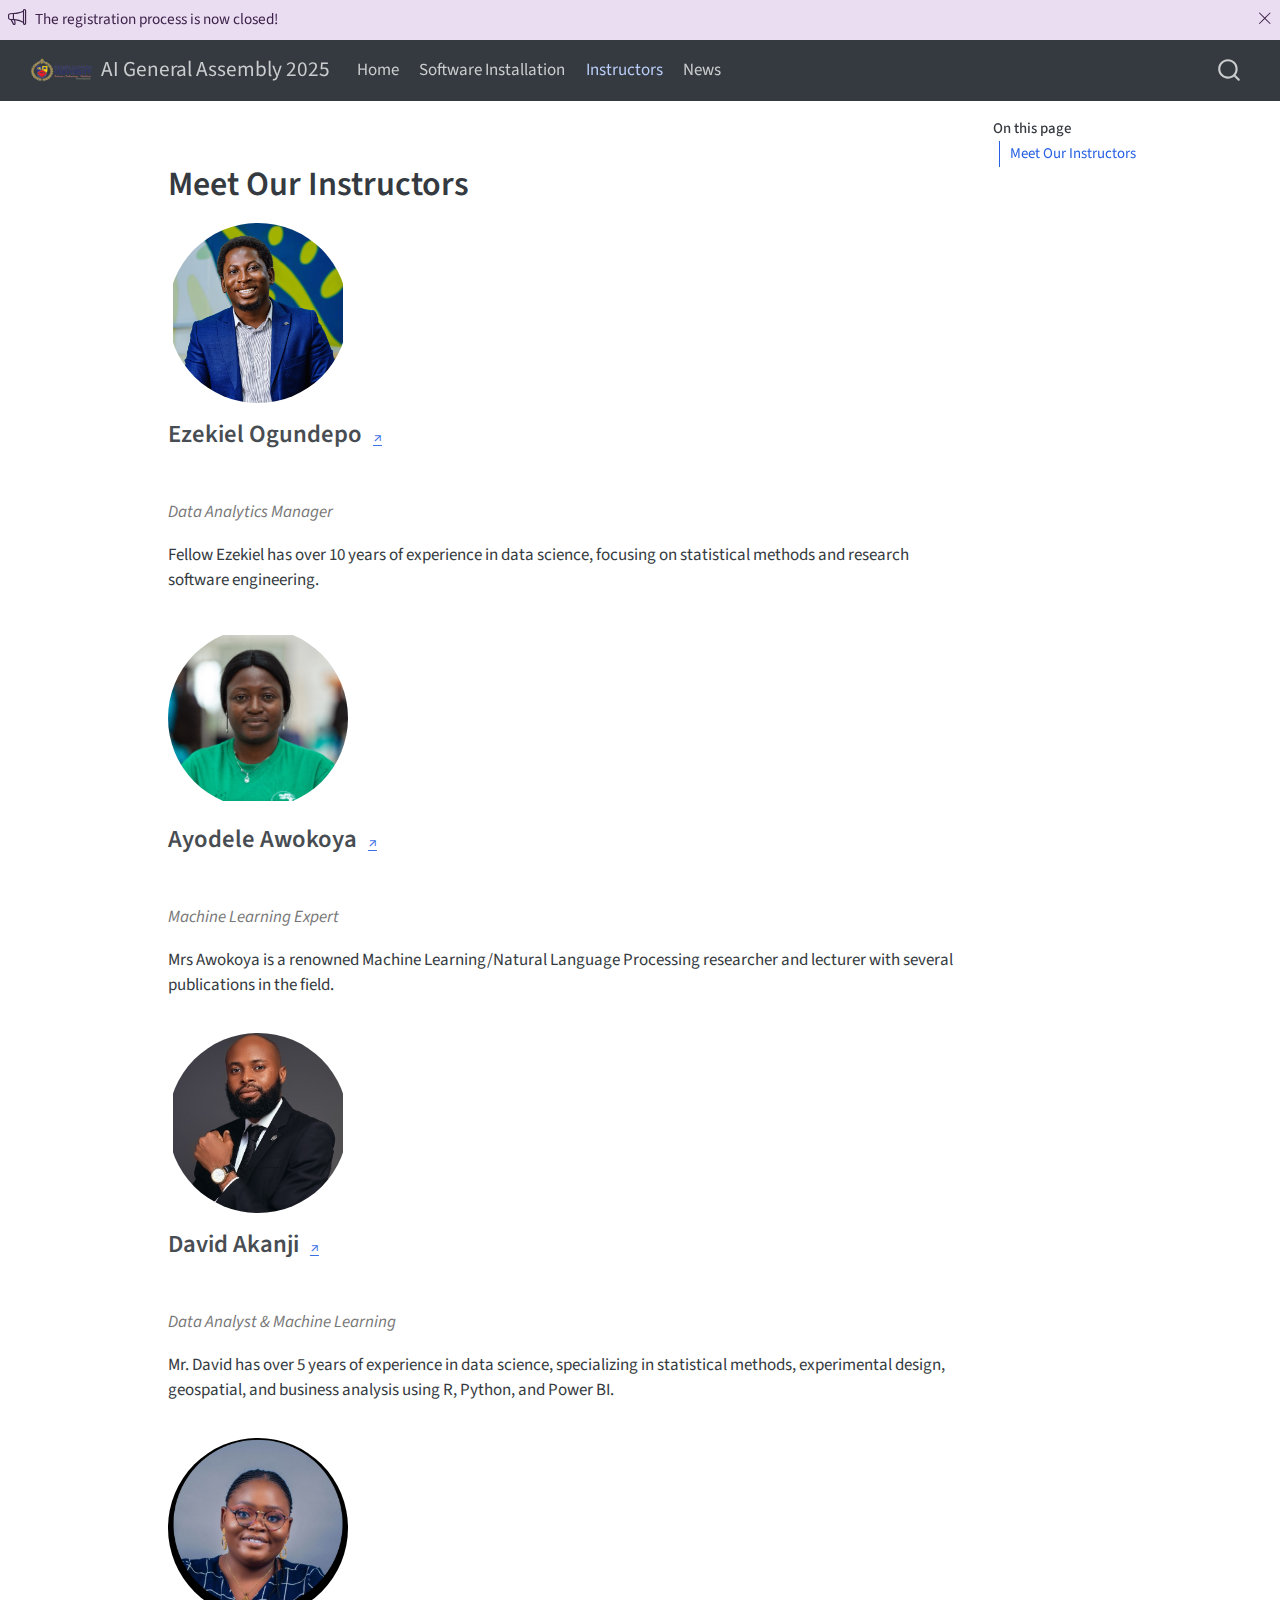
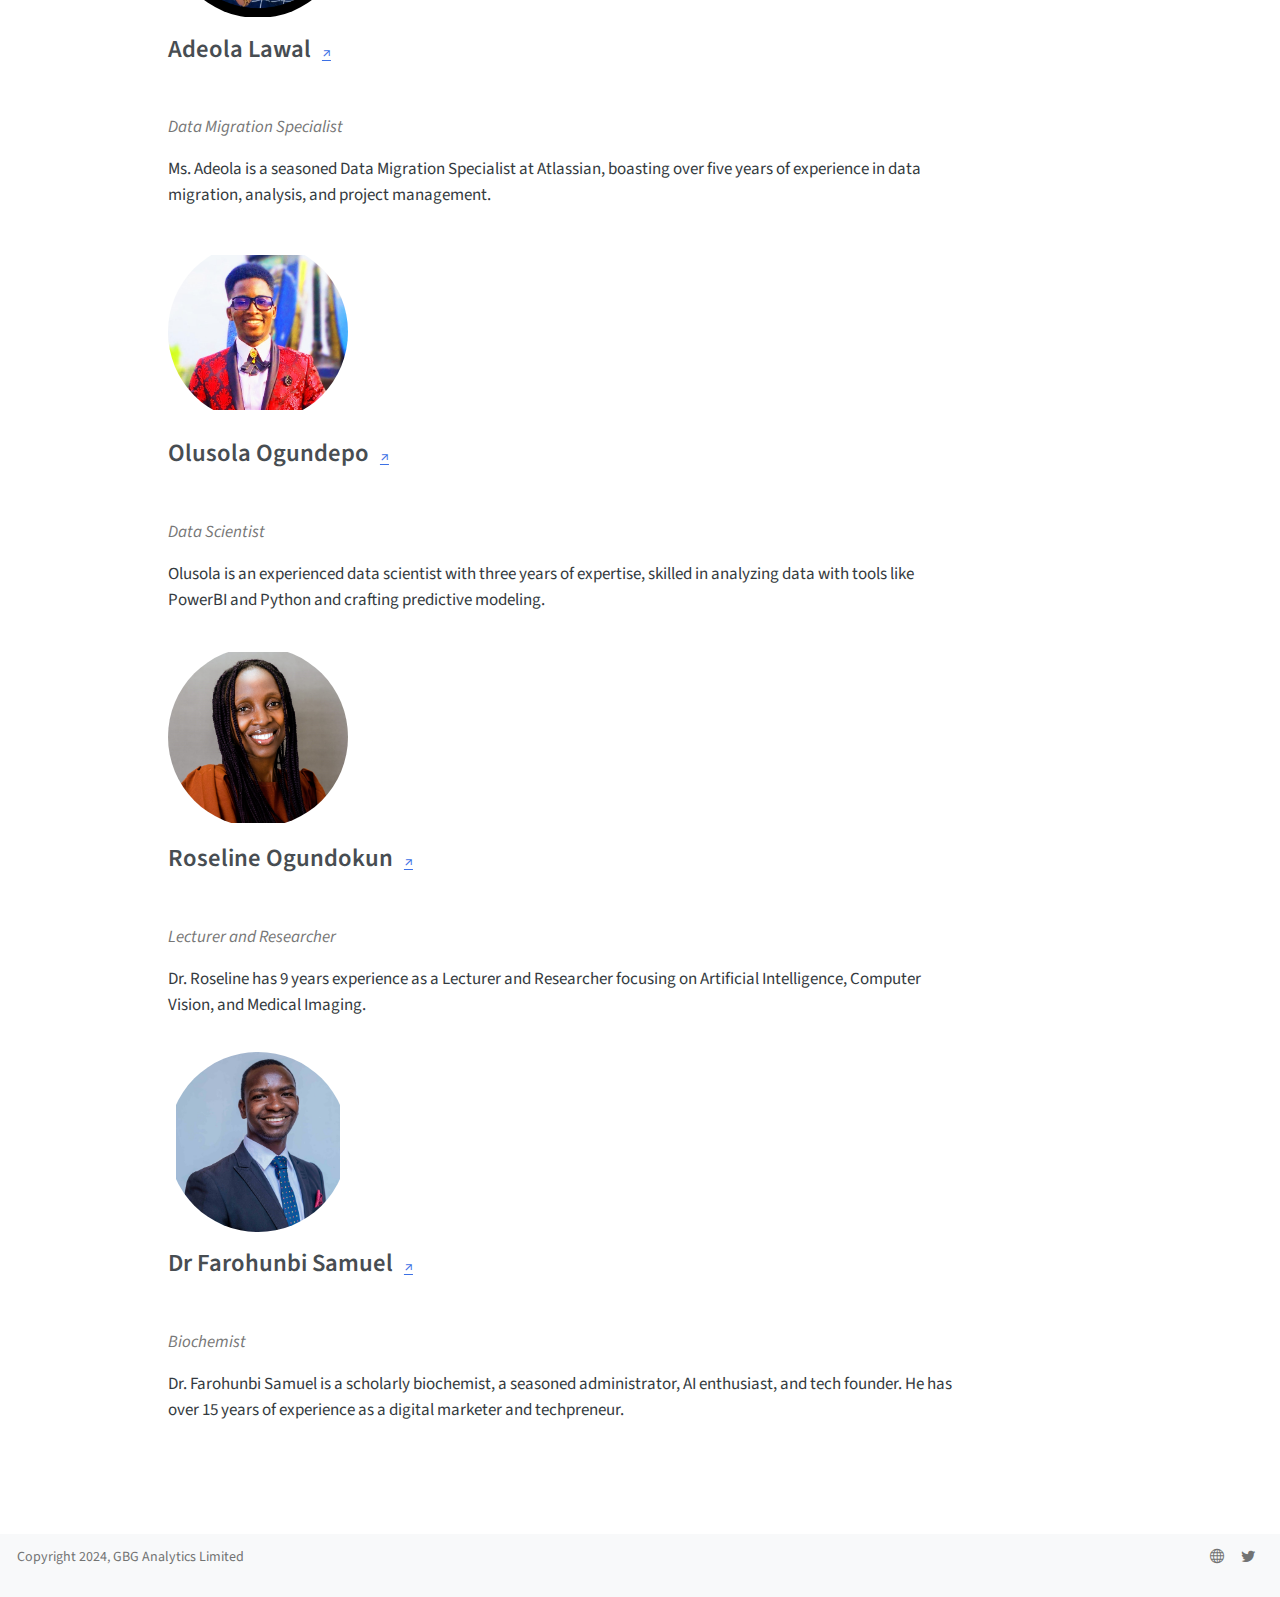
<file: docs/instructors.html>
<!DOCTYPE html>
<html xmlns="http://www.w3.org/1999/xhtml" lang="en" xml:lang="en"><head>

<meta charset="utf-8">
<meta name="generator" content="quarto-1.6.39">

<meta name="viewport" content="width=device-width, initial-scale=1.0, user-scalable=yes">


<title>instructors – AI General Assembly 2025</title>
<style>
code{white-space: pre-wrap;}
span.smallcaps{font-variant: small-caps;}
div.columns{display: flex; gap: min(4vw, 1.5em);}
div.column{flex: auto; overflow-x: auto;}
div.hanging-indent{margin-left: 1.5em; text-indent: -1.5em;}
ul.task-list{list-style: none;}
ul.task-list li input[type="checkbox"] {
  width: 0.8em;
  margin: 0 0.8em 0.2em -1em; /* quarto-specific, see https://github.com/quarto-dev/quarto-cli/issues/4556 */ 
  vertical-align: middle;
}
</style>


<script src="site_libs/quarto-nav/quarto-nav.js"></script>
<script src="site_libs/quarto-nav/headroom.min.js"></script>
<script src="site_libs/clipboard/clipboard.min.js"></script>
<script src="site_libs/quarto-search/autocomplete.umd.js"></script>
<script src="site_libs/quarto-search/fuse.min.js"></script>
<script src="site_libs/quarto-search/quarto-search.js"></script>
<meta name="quarto:offset" content="./">
<link href="./images/logo.png" rel="icon" type="image/png">
<script src="site_libs/quarto-html/quarto.js"></script>
<script src="site_libs/quarto-html/popper.min.js"></script>
<script src="site_libs/quarto-html/tippy.umd.min.js"></script>
<script src="site_libs/quarto-html/anchor.min.js"></script>
<link href="site_libs/quarto-html/tippy.css" rel="stylesheet">
<link href="site_libs/quarto-html/quarto-syntax-highlighting-e26003cea8cd680ca0c55a263523d882.css" rel="stylesheet" id="quarto-text-highlighting-styles">
<script src="site_libs/bootstrap/bootstrap.min.js"></script>
<link href="site_libs/bootstrap/bootstrap-icons.css" rel="stylesheet">
<link href="site_libs/bootstrap/bootstrap-af82676d4000ed3f50e48f84a1614253.min.css" rel="stylesheet" append-hash="true" id="quarto-bootstrap" data-mode="light">
<script id="quarto-search-options" type="application/json">{
  "location": "navbar",
  "copy-button": false,
  "collapse-after": 3,
  "panel-placement": "end",
  "type": "overlay",
  "limit": 50,
  "keyboard-shortcut": [
    "f",
    "/",
    "s"
  ],
  "show-item-context": false,
  "language": {
    "search-no-results-text": "No results",
    "search-matching-documents-text": "matching documents",
    "search-copy-link-title": "Copy link to search",
    "search-hide-matches-text": "Hide additional matches",
    "search-more-match-text": "more match in this document",
    "search-more-matches-text": "more matches in this document",
    "search-clear-button-title": "Clear",
    "search-text-placeholder": "",
    "search-detached-cancel-button-title": "Cancel",
    "search-submit-button-title": "Submit",
    "search-label": "Search"
  }
}</script>


<link rel="stylesheet" href="styles.css">
<meta property="og:title" content="AI General Assembly 2025">
<meta property="og:image" content="/images/logo.png">
<meta property="og:site_name" content="AI General Assembly 2025">
<meta property="og:locale" content="en_US">
<meta name="twitter:title" content="AI General Assembly 2025">
<meta name="twitter:image" content="/images/logo.png">
<meta name="twitter:creator" content="@gbganalyst">
<meta name="twitter:card" content="summary_large_image">
</head>

<body class="nav-fixed">

<div id="quarto-search-results"></div>
  <header id="quarto-header" class="headroom fixed-top">
    <div id="quarto-announcement" data-announcement-id="d85749fdf1b3df15941a397db9af15f6" class="alert alert-info hidden"><i class="bi bi-megaphone quarto-announcement-icon"></i><div class="quarto-announcement-content">
<p>The registration process is now closed!</p>
</div><i class="bi bi-x-lg quarto-announcement-action"></i></div>
    <nav class="navbar navbar-expand-lg " data-bs-theme="dark">
      <div class="navbar-container container-fluid">
      <div class="navbar-brand-container mx-auto">
    <a href="./index.html" class="navbar-brand navbar-brand-logo">
    <img src="./images/logo.png" alt="" class="navbar-logo">
    </a>
    <a class="navbar-brand" href="./index.html">
    <span class="navbar-title">AI General Assembly 2025</span>
    </a>
  </div>
            <div id="quarto-search" class="" title="Search"></div>
          <button class="navbar-toggler" type="button" data-bs-toggle="collapse" data-bs-target="#navbarCollapse" aria-controls="navbarCollapse" role="menu" aria-expanded="false" aria-label="Toggle navigation" onclick="if (window.quartoToggleHeadroom) { window.quartoToggleHeadroom(); }">
  <span class="navbar-toggler-icon"></span>
</button>
          <div class="collapse navbar-collapse" id="navbarCollapse">
            <ul class="navbar-nav navbar-nav-scroll me-auto">
  <li class="nav-item">
    <a class="nav-link" href="./index.html"> 
<span class="menu-text">Home</span></a>
  </li>  
  <li class="nav-item">
    <a class="nav-link" href="./software.html"> 
<span class="menu-text">Software Installation</span></a>
  </li>  
  <li class="nav-item">
    <a class="nav-link active" href="./instructors.html" aria-current="page"> 
<span class="menu-text">Instructors</span></a>
  </li>  
  <li class="nav-item">
    <a class="nav-link" href="./News.html"> 
<span class="menu-text">News</span></a>
  </li>  
</ul>
          </div> <!-- /navcollapse -->
            <div class="quarto-navbar-tools">
</div>
      </div> <!-- /container-fluid -->
    </nav>
</header>
<!-- content -->
<div id="quarto-content" class="quarto-container page-columns page-rows-contents page-layout-article page-navbar">
<!-- sidebar -->
<!-- margin-sidebar -->
    <div id="quarto-margin-sidebar" class="sidebar margin-sidebar">
        <nav id="TOC" role="doc-toc" class="toc-active">
    <h2 id="toc-title">On this page</h2>
   
  <ul>
  <li><a href="#meet-our-instructors" id="toc-meet-our-instructors" class="nav-link active" data-scroll-target="#meet-our-instructors">Meet Our Instructors</a></li>
  </ul>
</nav>
    </div>
<!-- main -->
<main class="content" id="quarto-document-content"><header id="title-block-header" class="quarto-title-block"></header>




<section id="meet-our-instructors" class="level1">
<h1>Meet Our Instructors</h1>
<!-- Instructor 1 -->
<div style="margin-bottom:2rem;">
<p><img src="images/ezekiel.png" alt="Ezekiel Ogundepo" style="
         width: 180px;
         aspect-ratio: 1 / 1;
         border-radius: 50%;
         object-fit: contain;
         background-color: #fff;
       "></p>
<h3 style="margin: 0.5rem 0 0.25rem;" class="anchored" data-anchor-id="meet-our-instructors">
<p>Ezekiel Ogundepo <a href="https://www.linkedin.com/in/gbganalyst" target="_blank" style="font-size:0.9rem; margin-left:0.35rem;">↗</a></p>
</h3>
<p><em style="color: #777;">Data Analytics Manager</em></p>
<p style="margin-top:0.5rem;">
</p><p>Fellow Ezekiel has over 10 years of experience in data science, focusing on statistical methods and research software engineering.</p>
<p></p>
</div>
<!-- Instructor 2 -->
<div style="margin-bottom:2rem;">
<p><img src="images/ayodele.jpg" alt="Ayodele Awokoya" style="
         width: 180px;
         aspect-ratio: 1 / 1;
         border-radius: 50%;
         object-fit: contain;
         background-color: #fff;
       "></p>
<h3 style="margin: 0.5rem 0 0.25rem;" class="anchored">
<p>Ayodele Awokoya <a href="https://www.linkedin.com/in/ayodeleawokoya/" target="_blank" style="font-size:0.9rem; margin-left:0.35rem;">↗</a></p>
</h3>
<p><em style="color: #777;">Machine Learning Expert</em></p>
<p style="margin-top:0.5rem;">
</p><p>Mrs Awokoya is a renowned Machine Learning/Natural Language Processing researcher and lecturer with several publications in the field.</p>
<p></p>
</div>
<!-- Instructor 3 -->
<div style="margin-bottom:2rem;">
<p><img src="images/david.jpg" alt="David Akanji" style="
         width: 180px;
         aspect-ratio: 1 / 1;
         border-radius: 50%;
         object-fit: contain;
         background-color: #fff;
       "></p>
<h3 style="margin: 0.5rem 0 0.25rem;" class="anchored">
<p>David Akanji <a href="https://www.linkedin.com/in/davidakanjii" target="_blank" style="font-size:0.9rem; margin-left:0.35rem;">↗</a></p>
</h3>
<p><em style="color: #777;">Data Analyst &amp; Machine Learning</em></p>
<p style="margin-top:0.5rem;">
</p><p>Mr.&nbsp;David has over 5 years of experience in data science, specializing in statistical methods, experimental design, geospatial, and business analysis using R, Python, and Power BI.</p>
<p></p>
</div>
<!-- Instructor 4 -->
<div style="margin-bottom:2rem;">
<p><img src="images/adeola.jpg" alt="Adeola Lawal" style="
         width: 180px;
         aspect-ratio: 1 / 1;
         border-radius: 50%;
         object-fit: contain;
         background-color: #fff;
       "></p>
<h3 style="margin: 0.5rem 0 0.25rem;" class="anchored">
<p>Adeola Lawal <a href="https://www.linkedin.com/in/adeola-lawal/" target="_blank" style="font-size:0.9rem; margin-left:0.35rem;">↗</a></p>
</h3>
<p><em style="color: #777;">Data Migration Specialist</em></p>
<p style="margin-top:0.5rem;">
</p><p>Ms.&nbsp;Adeola is a seasoned Data Migration Specialist at Atlassian, boasting over five years of experience in data migration, analysis, and project management.</p>
<p></p>
</div>
<!-- Instructor 5 -->
<div style="margin-bottom:2rem;">
<p><img src="images/sola.jpg" alt="Olusola Ogundepo" style="
         width: 180px;
         aspect-ratio: 1 / 1;
         border-radius: 50%;
         object-fit: contain;
         background-color: #fff;
       "></p>
<h3 style="margin: 0.5rem 0 0.25rem;" class="anchored">
<p>Olusola Ogundepo <a href="https://www.linkedin.com/in/comsavvy" target="_blank" style="font-size:0.9rem; margin-left:0.35rem;">↗</a></p>
</h3>
<p><em style="color: #777;">Data Scientist</em></p>
<p style="margin-top:0.5rem;">
</p><p>Olusola is an experienced data scientist with three years of expertise, skilled in analyzing data with tools like PowerBI and Python and crafting predictive modeling.</p>
<p></p>
</div>
<!-- Instructor 6 -->
<div style="margin-bottom:2rem;">
<p><img src="images/roseline.jpg" alt="Roseline Ogundokun" style="
         width: 180px;
         aspect-ratio: 1 / 1;
         border-radius: 50%;
         object-fit: contain;
         background-color: #fff;
       "></p>
<h3 style="margin: 0.5rem 0 0.25rem;" class="anchored">
<p>Roseline Ogundokun <a href="https://www.linkedin.com/in/roseline-ogundokun-ph-d-67ab83121" target="_blank" style="font-size:0.9rem; margin-left:0.35rem;">↗</a></p>
</h3>
<p><em style="color: #777;">Lecturer and Researcher</em></p>
<p style="margin-top:0.5rem;">
</p><p>Dr.&nbsp;Roseline has 9 years experience as a Lecturer and Researcher focusing on Artificial Intelligence, Computer Vision, and Medical Imaging.</p>
<p></p>
</div>
<!-- Instructor 7 -->
<div style="margin-bottom:2rem;">
<p><img src="images/sam.jpg" alt="Farohunbi Samuel" style="
         width: 180px;
         aspect-ratio: 1 / 1;
         border-radius: 50%;
         object-fit: contain;
         background-color: #fff;
       "></p>
<h3 style="margin: 0.5rem 0 0.25rem;" class="anchored">
<p>Dr Farohunbi Samuel <a href="https://www.linkedin.com/in/samuel-farohunbi/" target="_blank" style="font-size:0.9rem; margin-left:0.35rem;">↗</a></p>
</h3>
<p><em style="color: #777;">Biochemist</em></p>
<p style="margin-top:0.5rem;">
</p><p>Dr.&nbsp;Farohunbi Samuel is a scholarly biochemist, a seasoned administrator, AI enthusiast, and tech founder. He has over 15 years of experience as a digital marketer and techpreneur.</p>
<p></p>
</div>


</section>

<a onclick="window.scrollTo(0, 0); return false;" role="button" id="quarto-back-to-top"><i class="bi bi-arrow-up"></i> Back to top</a></main> <!-- /main -->
<script id="quarto-html-after-body" type="application/javascript">
window.document.addEventListener("DOMContentLoaded", function (event) {
  const toggleBodyColorMode = (bsSheetEl) => {
    const mode = bsSheetEl.getAttribute("data-mode");
    const bodyEl = window.document.querySelector("body");
    if (mode === "dark") {
      bodyEl.classList.add("quarto-dark");
      bodyEl.classList.remove("quarto-light");
    } else {
      bodyEl.classList.add("quarto-light");
      bodyEl.classList.remove("quarto-dark");
    }
  }
  const toggleBodyColorPrimary = () => {
    const bsSheetEl = window.document.querySelector("link#quarto-bootstrap");
    if (bsSheetEl) {
      toggleBodyColorMode(bsSheetEl);
    }
  }
  toggleBodyColorPrimary();  
  const icon = "";
  const anchorJS = new window.AnchorJS();
  anchorJS.options = {
    placement: 'right',
    icon: icon
  };
  anchorJS.add('.anchored');
  const isCodeAnnotation = (el) => {
    for (const clz of el.classList) {
      if (clz.startsWith('code-annotation-')) {                     
        return true;
      }
    }
    return false;
  }
  const onCopySuccess = function(e) {
    // button target
    const button = e.trigger;
    // don't keep focus
    button.blur();
    // flash "checked"
    button.classList.add('code-copy-button-checked');
    var currentTitle = button.getAttribute("title");
    button.setAttribute("title", "Copied!");
    let tooltip;
    if (window.bootstrap) {
      button.setAttribute("data-bs-toggle", "tooltip");
      button.setAttribute("data-bs-placement", "left");
      button.setAttribute("data-bs-title", "Copied!");
      tooltip = new bootstrap.Tooltip(button, 
        { trigger: "manual", 
          customClass: "code-copy-button-tooltip",
          offset: [0, -8]});
      tooltip.show();    
    }
    setTimeout(function() {
      if (tooltip) {
        tooltip.hide();
        button.removeAttribute("data-bs-title");
        button.removeAttribute("data-bs-toggle");
        button.removeAttribute("data-bs-placement");
      }
      button.setAttribute("title", currentTitle);
      button.classList.remove('code-copy-button-checked');
    }, 1000);
    // clear code selection
    e.clearSelection();
  }
  const getTextToCopy = function(trigger) {
      const codeEl = trigger.previousElementSibling.cloneNode(true);
      for (const childEl of codeEl.children) {
        if (isCodeAnnotation(childEl)) {
          childEl.remove();
        }
      }
      return codeEl.innerText;
  }
  const clipboard = new window.ClipboardJS('.code-copy-button:not([data-in-quarto-modal])', {
    text: getTextToCopy
  });
  clipboard.on('success', onCopySuccess);
  if (window.document.getElementById('quarto-embedded-source-code-modal')) {
    const clipboardModal = new window.ClipboardJS('.code-copy-button[data-in-quarto-modal]', {
      text: getTextToCopy,
      container: window.document.getElementById('quarto-embedded-source-code-modal')
    });
    clipboardModal.on('success', onCopySuccess);
  }
    var localhostRegex = new RegExp(/^(?:http|https):\/\/localhost\:?[0-9]*\//);
    var mailtoRegex = new RegExp(/^mailto:/);
      var filterRegex = new RegExp('/' + window.location.host + '/');
    var isInternal = (href) => {
        return filterRegex.test(href) || localhostRegex.test(href) || mailtoRegex.test(href);
    }
    // Inspect non-navigation links and adorn them if external
 	var links = window.document.querySelectorAll('a[href]:not(.nav-link):not(.navbar-brand):not(.toc-action):not(.sidebar-link):not(.sidebar-item-toggle):not(.pagination-link):not(.no-external):not([aria-hidden]):not(.dropdown-item):not(.quarto-navigation-tool):not(.about-link)');
    for (var i=0; i<links.length; i++) {
      const link = links[i];
      if (!isInternal(link.href)) {
        // undo the damage that might have been done by quarto-nav.js in the case of
        // links that we want to consider external
        if (link.dataset.originalHref !== undefined) {
          link.href = link.dataset.originalHref;
        }
      }
    }
  function tippyHover(el, contentFn, onTriggerFn, onUntriggerFn) {
    const config = {
      allowHTML: true,
      maxWidth: 500,
      delay: 100,
      arrow: false,
      appendTo: function(el) {
          return el.parentElement;
      },
      interactive: true,
      interactiveBorder: 10,
      theme: 'quarto',
      placement: 'bottom-start',
    };
    if (contentFn) {
      config.content = contentFn;
    }
    if (onTriggerFn) {
      config.onTrigger = onTriggerFn;
    }
    if (onUntriggerFn) {
      config.onUntrigger = onUntriggerFn;
    }
    window.tippy(el, config); 
  }
  const noterefs = window.document.querySelectorAll('a[role="doc-noteref"]');
  for (var i=0; i<noterefs.length; i++) {
    const ref = noterefs[i];
    tippyHover(ref, function() {
      // use id or data attribute instead here
      let href = ref.getAttribute('data-footnote-href') || ref.getAttribute('href');
      try { href = new URL(href).hash; } catch {}
      const id = href.replace(/^#\/?/, "");
      const note = window.document.getElementById(id);
      if (note) {
        return note.innerHTML;
      } else {
        return "";
      }
    });
  }
  const xrefs = window.document.querySelectorAll('a.quarto-xref');
  const processXRef = (id, note) => {
    // Strip column container classes
    const stripColumnClz = (el) => {
      el.classList.remove("page-full", "page-columns");
      if (el.children) {
        for (const child of el.children) {
          stripColumnClz(child);
        }
      }
    }
    stripColumnClz(note)
    if (id === null || id.startsWith('sec-')) {
      // Special case sections, only their first couple elements
      const container = document.createElement("div");
      if (note.children && note.children.length > 2) {
        container.appendChild(note.children[0].cloneNode(true));
        for (let i = 1; i < note.children.length; i++) {
          const child = note.children[i];
          if (child.tagName === "P" && child.innerText === "") {
            continue;
          } else {
            container.appendChild(child.cloneNode(true));
            break;
          }
        }
        if (window.Quarto?.typesetMath) {
          window.Quarto.typesetMath(container);
        }
        return container.innerHTML
      } else {
        if (window.Quarto?.typesetMath) {
          window.Quarto.typesetMath(note);
        }
        return note.innerHTML;
      }
    } else {
      // Remove any anchor links if they are present
      const anchorLink = note.querySelector('a.anchorjs-link');
      if (anchorLink) {
        anchorLink.remove();
      }
      if (window.Quarto?.typesetMath) {
        window.Quarto.typesetMath(note);
      }
      if (note.classList.contains("callout")) {
        return note.outerHTML;
      } else {
        return note.innerHTML;
      }
    }
  }
  for (var i=0; i<xrefs.length; i++) {
    const xref = xrefs[i];
    tippyHover(xref, undefined, function(instance) {
      instance.disable();
      let url = xref.getAttribute('href');
      let hash = undefined; 
      if (url.startsWith('#')) {
        hash = url;
      } else {
        try { hash = new URL(url).hash; } catch {}
      }
      if (hash) {
        const id = hash.replace(/^#\/?/, "");
        const note = window.document.getElementById(id);
        if (note !== null) {
          try {
            const html = processXRef(id, note.cloneNode(true));
            instance.setContent(html);
          } finally {
            instance.enable();
            instance.show();
          }
        } else {
          // See if we can fetch this
          fetch(url.split('#')[0])
          .then(res => res.text())
          .then(html => {
            const parser = new DOMParser();
            const htmlDoc = parser.parseFromString(html, "text/html");
            const note = htmlDoc.getElementById(id);
            if (note !== null) {
              const html = processXRef(id, note);
              instance.setContent(html);
            } 
          }).finally(() => {
            instance.enable();
            instance.show();
          });
        }
      } else {
        // See if we can fetch a full url (with no hash to target)
        // This is a special case and we should probably do some content thinning / targeting
        fetch(url)
        .then(res => res.text())
        .then(html => {
          const parser = new DOMParser();
          const htmlDoc = parser.parseFromString(html, "text/html");
          const note = htmlDoc.querySelector('main.content');
          if (note !== null) {
            // This should only happen for chapter cross references
            // (since there is no id in the URL)
            // remove the first header
            if (note.children.length > 0 && note.children[0].tagName === "HEADER") {
              note.children[0].remove();
            }
            const html = processXRef(null, note);
            instance.setContent(html);
          } 
        }).finally(() => {
          instance.enable();
          instance.show();
        });
      }
    }, function(instance) {
    });
  }
      let selectedAnnoteEl;
      const selectorForAnnotation = ( cell, annotation) => {
        let cellAttr = 'data-code-cell="' + cell + '"';
        let lineAttr = 'data-code-annotation="' +  annotation + '"';
        const selector = 'span[' + cellAttr + '][' + lineAttr + ']';
        return selector;
      }
      const selectCodeLines = (annoteEl) => {
        const doc = window.document;
        const targetCell = annoteEl.getAttribute("data-target-cell");
        const targetAnnotation = annoteEl.getAttribute("data-target-annotation");
        const annoteSpan = window.document.querySelector(selectorForAnnotation(targetCell, targetAnnotation));
        const lines = annoteSpan.getAttribute("data-code-lines").split(",");
        const lineIds = lines.map((line) => {
          return targetCell + "-" + line;
        })
        let top = null;
        let height = null;
        let parent = null;
        if (lineIds.length > 0) {
            //compute the position of the single el (top and bottom and make a div)
            const el = window.document.getElementById(lineIds[0]);
            top = el.offsetTop;
            height = el.offsetHeight;
            parent = el.parentElement.parentElement;
          if (lineIds.length > 1) {
            const lastEl = window.document.getElementById(lineIds[lineIds.length - 1]);
            const bottom = lastEl.offsetTop + lastEl.offsetHeight;
            height = bottom - top;
          }
          if (top !== null && height !== null && parent !== null) {
            // cook up a div (if necessary) and position it 
            let div = window.document.getElementById("code-annotation-line-highlight");
            if (div === null) {
              div = window.document.createElement("div");
              div.setAttribute("id", "code-annotation-line-highlight");
              div.style.position = 'absolute';
              parent.appendChild(div);
            }
            div.style.top = top - 2 + "px";
            div.style.height = height + 4 + "px";
            div.style.left = 0;
            let gutterDiv = window.document.getElementById("code-annotation-line-highlight-gutter");
            if (gutterDiv === null) {
              gutterDiv = window.document.createElement("div");
              gutterDiv.setAttribute("id", "code-annotation-line-highlight-gutter");
              gutterDiv.style.position = 'absolute';
              const codeCell = window.document.getElementById(targetCell);
              const gutter = codeCell.querySelector('.code-annotation-gutter');
              gutter.appendChild(gutterDiv);
            }
            gutterDiv.style.top = top - 2 + "px";
            gutterDiv.style.height = height + 4 + "px";
          }
          selectedAnnoteEl = annoteEl;
        }
      };
      const unselectCodeLines = () => {
        const elementsIds = ["code-annotation-line-highlight", "code-annotation-line-highlight-gutter"];
        elementsIds.forEach((elId) => {
          const div = window.document.getElementById(elId);
          if (div) {
            div.remove();
          }
        });
        selectedAnnoteEl = undefined;
      };
        // Handle positioning of the toggle
    window.addEventListener(
      "resize",
      throttle(() => {
        elRect = undefined;
        if (selectedAnnoteEl) {
          selectCodeLines(selectedAnnoteEl);
        }
      }, 10)
    );
    function throttle(fn, ms) {
    let throttle = false;
    let timer;
      return (...args) => {
        if(!throttle) { // first call gets through
            fn.apply(this, args);
            throttle = true;
        } else { // all the others get throttled
            if(timer) clearTimeout(timer); // cancel #2
            timer = setTimeout(() => {
              fn.apply(this, args);
              timer = throttle = false;
            }, ms);
        }
      };
    }
      // Attach click handler to the DT
      const annoteDls = window.document.querySelectorAll('dt[data-target-cell]');
      for (const annoteDlNode of annoteDls) {
        annoteDlNode.addEventListener('click', (event) => {
          const clickedEl = event.target;
          if (clickedEl !== selectedAnnoteEl) {
            unselectCodeLines();
            const activeEl = window.document.querySelector('dt[data-target-cell].code-annotation-active');
            if (activeEl) {
              activeEl.classList.remove('code-annotation-active');
            }
            selectCodeLines(clickedEl);
            clickedEl.classList.add('code-annotation-active');
          } else {
            // Unselect the line
            unselectCodeLines();
            clickedEl.classList.remove('code-annotation-active');
          }
        });
      }
  const findCites = (el) => {
    const parentEl = el.parentElement;
    if (parentEl) {
      const cites = parentEl.dataset.cites;
      if (cites) {
        return {
          el,
          cites: cites.split(' ')
        };
      } else {
        return findCites(el.parentElement)
      }
    } else {
      return undefined;
    }
  };
  var bibliorefs = window.document.querySelectorAll('a[role="doc-biblioref"]');
  for (var i=0; i<bibliorefs.length; i++) {
    const ref = bibliorefs[i];
    const citeInfo = findCites(ref);
    if (citeInfo) {
      tippyHover(citeInfo.el, function() {
        var popup = window.document.createElement('div');
        citeInfo.cites.forEach(function(cite) {
          var citeDiv = window.document.createElement('div');
          citeDiv.classList.add('hanging-indent');
          citeDiv.classList.add('csl-entry');
          var biblioDiv = window.document.getElementById('ref-' + cite);
          if (biblioDiv) {
            citeDiv.innerHTML = biblioDiv.innerHTML;
          }
          popup.appendChild(citeDiv);
        });
        return popup.innerHTML;
      });
    }
  }
});
</script>
</div> <!-- /content -->
<footer class="footer">
  <div class="nav-footer">
    <div class="nav-footer-left">
<p>Copyright 2024, GBG Analytics Limited</p>
</div>   
    <div class="nav-footer-center">
      &nbsp;
    </div>
    <div class="nav-footer-right">
      <ul class="footer-items list-unstyled">
    <li class="nav-item compact">
    <a class="nav-link" href="https://gbganalyst.github.io">
      <i class="bi bi-globe" role="img">
</i> 
    </a>
  </li>  
    <li class="nav-item compact">
    <a class="nav-link" href="https://twitter.com/gbganalyst">
      <i class="bi bi-twitter" role="img">
</i> 
    </a>
  </li>  
</ul>
    </div>
  </div>
</footer>




</body></html>
</file>
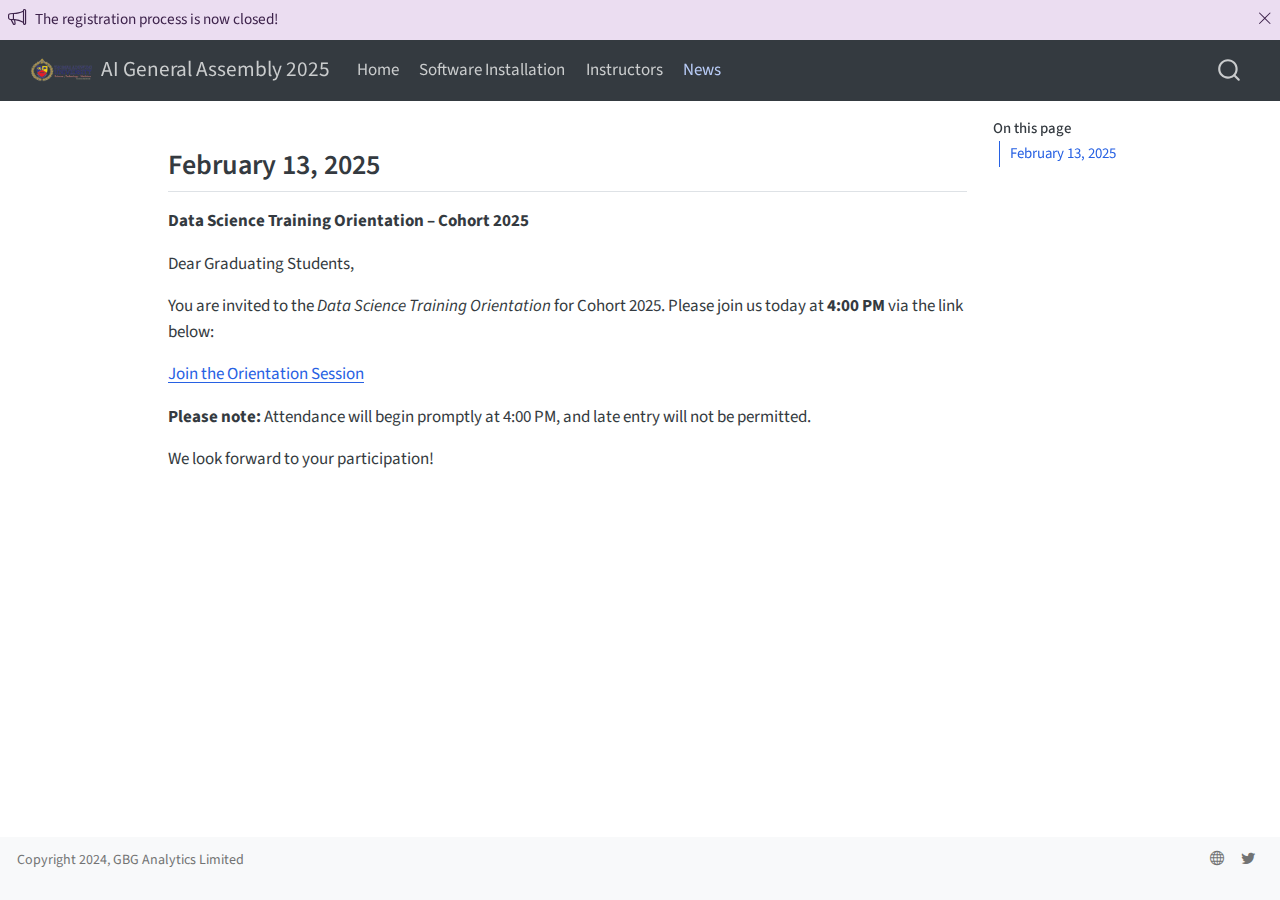
<file: docs/News.html>
<!DOCTYPE html>
<html xmlns="http://www.w3.org/1999/xhtml" lang="en" xml:lang="en"><head>

<meta charset="utf-8">
<meta name="generator" content="quarto-1.6.39">

<meta name="viewport" content="width=device-width, initial-scale=1.0, user-scalable=yes">


<title>news – AI General Assembly 2025</title>
<style>
code{white-space: pre-wrap;}
span.smallcaps{font-variant: small-caps;}
div.columns{display: flex; gap: min(4vw, 1.5em);}
div.column{flex: auto; overflow-x: auto;}
div.hanging-indent{margin-left: 1.5em; text-indent: -1.5em;}
ul.task-list{list-style: none;}
ul.task-list li input[type="checkbox"] {
  width: 0.8em;
  margin: 0 0.8em 0.2em -1em; /* quarto-specific, see https://github.com/quarto-dev/quarto-cli/issues/4556 */ 
  vertical-align: middle;
}
</style>


<script src="site_libs/quarto-nav/quarto-nav.js"></script>
<script src="site_libs/quarto-nav/headroom.min.js"></script>
<script src="site_libs/clipboard/clipboard.min.js"></script>
<script src="site_libs/quarto-search/autocomplete.umd.js"></script>
<script src="site_libs/quarto-search/fuse.min.js"></script>
<script src="site_libs/quarto-search/quarto-search.js"></script>
<meta name="quarto:offset" content="./">
<link href="./images/logo.png" rel="icon" type="image/png">
<script src="site_libs/quarto-html/quarto.js"></script>
<script src="site_libs/quarto-html/popper.min.js"></script>
<script src="site_libs/quarto-html/tippy.umd.min.js"></script>
<script src="site_libs/quarto-html/anchor.min.js"></script>
<link href="site_libs/quarto-html/tippy.css" rel="stylesheet">
<link href="site_libs/quarto-html/quarto-syntax-highlighting-e26003cea8cd680ca0c55a263523d882.css" rel="stylesheet" id="quarto-text-highlighting-styles">
<script src="site_libs/bootstrap/bootstrap.min.js"></script>
<link href="site_libs/bootstrap/bootstrap-icons.css" rel="stylesheet">
<link href="site_libs/bootstrap/bootstrap-af82676d4000ed3f50e48f84a1614253.min.css" rel="stylesheet" append-hash="true" id="quarto-bootstrap" data-mode="light">
<script id="quarto-search-options" type="application/json">{
  "location": "navbar",
  "copy-button": false,
  "collapse-after": 3,
  "panel-placement": "end",
  "type": "overlay",
  "limit": 50,
  "keyboard-shortcut": [
    "f",
    "/",
    "s"
  ],
  "show-item-context": false,
  "language": {
    "search-no-results-text": "No results",
    "search-matching-documents-text": "matching documents",
    "search-copy-link-title": "Copy link to search",
    "search-hide-matches-text": "Hide additional matches",
    "search-more-match-text": "more match in this document",
    "search-more-matches-text": "more matches in this document",
    "search-clear-button-title": "Clear",
    "search-text-placeholder": "",
    "search-detached-cancel-button-title": "Cancel",
    "search-submit-button-title": "Submit",
    "search-label": "Search"
  }
}</script>


<link rel="stylesheet" href="styles.css">
<meta property="og:title" content="AI General Assembly 2025">
<meta property="og:description" content="">
<meta property="og:image" content="/images/logo.png">
<meta property="og:site_name" content="AI General Assembly 2025">
<meta property="og:locale" content="en_US">
<meta name="twitter:title" content="AI General Assembly 2025">
<meta name="twitter:description" content="">
<meta name="twitter:image" content="/images/logo.png">
<meta name="twitter:creator" content="@gbganalyst">
<meta name="twitter:card" content="summary_large_image">
</head>

<body class="nav-fixed">

<div id="quarto-search-results"></div>
  <header id="quarto-header" class="headroom fixed-top">
    <div id="quarto-announcement" data-announcement-id="d85749fdf1b3df15941a397db9af15f6" class="alert alert-info hidden"><i class="bi bi-megaphone quarto-announcement-icon"></i><div class="quarto-announcement-content">
<p>The registration process is now closed!</p>
</div><i class="bi bi-x-lg quarto-announcement-action"></i></div>
    <nav class="navbar navbar-expand-lg " data-bs-theme="dark">
      <div class="navbar-container container-fluid">
      <div class="navbar-brand-container mx-auto">
    <a href="./index.html" class="navbar-brand navbar-brand-logo">
    <img src="./images/logo.png" alt="" class="navbar-logo">
    </a>
    <a class="navbar-brand" href="./index.html">
    <span class="navbar-title">AI General Assembly 2025</span>
    </a>
  </div>
            <div id="quarto-search" class="" title="Search"></div>
          <button class="navbar-toggler" type="button" data-bs-toggle="collapse" data-bs-target="#navbarCollapse" aria-controls="navbarCollapse" role="menu" aria-expanded="false" aria-label="Toggle navigation" onclick="if (window.quartoToggleHeadroom) { window.quartoToggleHeadroom(); }">
  <span class="navbar-toggler-icon"></span>
</button>
          <div class="collapse navbar-collapse" id="navbarCollapse">
            <ul class="navbar-nav navbar-nav-scroll me-auto">
  <li class="nav-item">
    <a class="nav-link" href="./index.html"> 
<span class="menu-text">Home</span></a>
  </li>  
  <li class="nav-item">
    <a class="nav-link" href="./software.html"> 
<span class="menu-text">Software Installation</span></a>
  </li>  
  <li class="nav-item">
    <a class="nav-link" href="./instructors.html"> 
<span class="menu-text">Instructors</span></a>
  </li>  
  <li class="nav-item">
    <a class="nav-link active" href="./News.html" aria-current="page"> 
<span class="menu-text">News</span></a>
  </li>  
</ul>
          </div> <!-- /navcollapse -->
            <div class="quarto-navbar-tools">
</div>
      </div> <!-- /container-fluid -->
    </nav>
</header>
<!-- content -->
<div id="quarto-content" class="quarto-container page-columns page-rows-contents page-layout-article page-navbar">
<!-- sidebar -->
<!-- margin-sidebar -->
    <div id="quarto-margin-sidebar" class="sidebar margin-sidebar">
        <nav id="TOC" role="doc-toc" class="toc-active">
    <h2 id="toc-title">On this page</h2>
   
  <ul>
  <li><a href="#february-13-2025" id="toc-february-13-2025" class="nav-link active" data-scroll-target="#february-13-2025">February 13, 2025</a></li>
  </ul>
</nav>
    </div>
<!-- main -->
<main class="content" id="quarto-document-content"><header id="title-block-header" class="quarto-title-block"></header>




<section id="february-13-2025" class="level2">
<h2 class="anchored" data-anchor-id="february-13-2025">February 13, 2025</h2>
<p><strong>Data Science Training Orientation – Cohort 2025</strong></p>
<p>Dear Graduating Students,</p>
<p>You are invited to the <em>Data Science Training Orientation</em> for Cohort 2025. Please join us today at <strong>4:00 PM</strong> via the link below:</p>
<p><a href="https://meet.google.com/ccw-ymbw-iub">Join the Orientation Session</a></p>
<p><strong>Please note:</strong> Attendance will begin promptly at 4:00 PM, and late entry will not be permitted.</p>
<p>We look forward to your participation!</p>


</section>

<a onclick="window.scrollTo(0, 0); return false;" role="button" id="quarto-back-to-top"><i class="bi bi-arrow-up"></i> Back to top</a></main> <!-- /main -->
<script id="quarto-html-after-body" type="application/javascript">
window.document.addEventListener("DOMContentLoaded", function (event) {
  const toggleBodyColorMode = (bsSheetEl) => {
    const mode = bsSheetEl.getAttribute("data-mode");
    const bodyEl = window.document.querySelector("body");
    if (mode === "dark") {
      bodyEl.classList.add("quarto-dark");
      bodyEl.classList.remove("quarto-light");
    } else {
      bodyEl.classList.add("quarto-light");
      bodyEl.classList.remove("quarto-dark");
    }
  }
  const toggleBodyColorPrimary = () => {
    const bsSheetEl = window.document.querySelector("link#quarto-bootstrap");
    if (bsSheetEl) {
      toggleBodyColorMode(bsSheetEl);
    }
  }
  toggleBodyColorPrimary();  
  const icon = "";
  const anchorJS = new window.AnchorJS();
  anchorJS.options = {
    placement: 'right',
    icon: icon
  };
  anchorJS.add('.anchored');
  const isCodeAnnotation = (el) => {
    for (const clz of el.classList) {
      if (clz.startsWith('code-annotation-')) {                     
        return true;
      }
    }
    return false;
  }
  const onCopySuccess = function(e) {
    // button target
    const button = e.trigger;
    // don't keep focus
    button.blur();
    // flash "checked"
    button.classList.add('code-copy-button-checked');
    var currentTitle = button.getAttribute("title");
    button.setAttribute("title", "Copied!");
    let tooltip;
    if (window.bootstrap) {
      button.setAttribute("data-bs-toggle", "tooltip");
      button.setAttribute("data-bs-placement", "left");
      button.setAttribute("data-bs-title", "Copied!");
      tooltip = new bootstrap.Tooltip(button, 
        { trigger: "manual", 
          customClass: "code-copy-button-tooltip",
          offset: [0, -8]});
      tooltip.show();    
    }
    setTimeout(function() {
      if (tooltip) {
        tooltip.hide();
        button.removeAttribute("data-bs-title");
        button.removeAttribute("data-bs-toggle");
        button.removeAttribute("data-bs-placement");
      }
      button.setAttribute("title", currentTitle);
      button.classList.remove('code-copy-button-checked');
    }, 1000);
    // clear code selection
    e.clearSelection();
  }
  const getTextToCopy = function(trigger) {
      const codeEl = trigger.previousElementSibling.cloneNode(true);
      for (const childEl of codeEl.children) {
        if (isCodeAnnotation(childEl)) {
          childEl.remove();
        }
      }
      return codeEl.innerText;
  }
  const clipboard = new window.ClipboardJS('.code-copy-button:not([data-in-quarto-modal])', {
    text: getTextToCopy
  });
  clipboard.on('success', onCopySuccess);
  if (window.document.getElementById('quarto-embedded-source-code-modal')) {
    const clipboardModal = new window.ClipboardJS('.code-copy-button[data-in-quarto-modal]', {
      text: getTextToCopy,
      container: window.document.getElementById('quarto-embedded-source-code-modal')
    });
    clipboardModal.on('success', onCopySuccess);
  }
    var localhostRegex = new RegExp(/^(?:http|https):\/\/localhost\:?[0-9]*\//);
    var mailtoRegex = new RegExp(/^mailto:/);
      var filterRegex = new RegExp('/' + window.location.host + '/');
    var isInternal = (href) => {
        return filterRegex.test(href) || localhostRegex.test(href) || mailtoRegex.test(href);
    }
    // Inspect non-navigation links and adorn them if external
 	var links = window.document.querySelectorAll('a[href]:not(.nav-link):not(.navbar-brand):not(.toc-action):not(.sidebar-link):not(.sidebar-item-toggle):not(.pagination-link):not(.no-external):not([aria-hidden]):not(.dropdown-item):not(.quarto-navigation-tool):not(.about-link)');
    for (var i=0; i<links.length; i++) {
      const link = links[i];
      if (!isInternal(link.href)) {
        // undo the damage that might have been done by quarto-nav.js in the case of
        // links that we want to consider external
        if (link.dataset.originalHref !== undefined) {
          link.href = link.dataset.originalHref;
        }
      }
    }
  function tippyHover(el, contentFn, onTriggerFn, onUntriggerFn) {
    const config = {
      allowHTML: true,
      maxWidth: 500,
      delay: 100,
      arrow: false,
      appendTo: function(el) {
          return el.parentElement;
      },
      interactive: true,
      interactiveBorder: 10,
      theme: 'quarto',
      placement: 'bottom-start',
    };
    if (contentFn) {
      config.content = contentFn;
    }
    if (onTriggerFn) {
      config.onTrigger = onTriggerFn;
    }
    if (onUntriggerFn) {
      config.onUntrigger = onUntriggerFn;
    }
    window.tippy(el, config); 
  }
  const noterefs = window.document.querySelectorAll('a[role="doc-noteref"]');
  for (var i=0; i<noterefs.length; i++) {
    const ref = noterefs[i];
    tippyHover(ref, function() {
      // use id or data attribute instead here
      let href = ref.getAttribute('data-footnote-href') || ref.getAttribute('href');
      try { href = new URL(href).hash; } catch {}
      const id = href.replace(/^#\/?/, "");
      const note = window.document.getElementById(id);
      if (note) {
        return note.innerHTML;
      } else {
        return "";
      }
    });
  }
  const xrefs = window.document.querySelectorAll('a.quarto-xref');
  const processXRef = (id, note) => {
    // Strip column container classes
    const stripColumnClz = (el) => {
      el.classList.remove("page-full", "page-columns");
      if (el.children) {
        for (const child of el.children) {
          stripColumnClz(child);
        }
      }
    }
    stripColumnClz(note)
    if (id === null || id.startsWith('sec-')) {
      // Special case sections, only their first couple elements
      const container = document.createElement("div");
      if (note.children && note.children.length > 2) {
        container.appendChild(note.children[0].cloneNode(true));
        for (let i = 1; i < note.children.length; i++) {
          const child = note.children[i];
          if (child.tagName === "P" && child.innerText === "") {
            continue;
          } else {
            container.appendChild(child.cloneNode(true));
            break;
          }
        }
        if (window.Quarto?.typesetMath) {
          window.Quarto.typesetMath(container);
        }
        return container.innerHTML
      } else {
        if (window.Quarto?.typesetMath) {
          window.Quarto.typesetMath(note);
        }
        return note.innerHTML;
      }
    } else {
      // Remove any anchor links if they are present
      const anchorLink = note.querySelector('a.anchorjs-link');
      if (anchorLink) {
        anchorLink.remove();
      }
      if (window.Quarto?.typesetMath) {
        window.Quarto.typesetMath(note);
      }
      if (note.classList.contains("callout")) {
        return note.outerHTML;
      } else {
        return note.innerHTML;
      }
    }
  }
  for (var i=0; i<xrefs.length; i++) {
    const xref = xrefs[i];
    tippyHover(xref, undefined, function(instance) {
      instance.disable();
      let url = xref.getAttribute('href');
      let hash = undefined; 
      if (url.startsWith('#')) {
        hash = url;
      } else {
        try { hash = new URL(url).hash; } catch {}
      }
      if (hash) {
        const id = hash.replace(/^#\/?/, "");
        const note = window.document.getElementById(id);
        if (note !== null) {
          try {
            const html = processXRef(id, note.cloneNode(true));
            instance.setContent(html);
          } finally {
            instance.enable();
            instance.show();
          }
        } else {
          // See if we can fetch this
          fetch(url.split('#')[0])
          .then(res => res.text())
          .then(html => {
            const parser = new DOMParser();
            const htmlDoc = parser.parseFromString(html, "text/html");
            const note = htmlDoc.getElementById(id);
            if (note !== null) {
              const html = processXRef(id, note);
              instance.setContent(html);
            } 
          }).finally(() => {
            instance.enable();
            instance.show();
          });
        }
      } else {
        // See if we can fetch a full url (with no hash to target)
        // This is a special case and we should probably do some content thinning / targeting
        fetch(url)
        .then(res => res.text())
        .then(html => {
          const parser = new DOMParser();
          const htmlDoc = parser.parseFromString(html, "text/html");
          const note = htmlDoc.querySelector('main.content');
          if (note !== null) {
            // This should only happen for chapter cross references
            // (since there is no id in the URL)
            // remove the first header
            if (note.children.length > 0 && note.children[0].tagName === "HEADER") {
              note.children[0].remove();
            }
            const html = processXRef(null, note);
            instance.setContent(html);
          } 
        }).finally(() => {
          instance.enable();
          instance.show();
        });
      }
    }, function(instance) {
    });
  }
      let selectedAnnoteEl;
      const selectorForAnnotation = ( cell, annotation) => {
        let cellAttr = 'data-code-cell="' + cell + '"';
        let lineAttr = 'data-code-annotation="' +  annotation + '"';
        const selector = 'span[' + cellAttr + '][' + lineAttr + ']';
        return selector;
      }
      const selectCodeLines = (annoteEl) => {
        const doc = window.document;
        const targetCell = annoteEl.getAttribute("data-target-cell");
        const targetAnnotation = annoteEl.getAttribute("data-target-annotation");
        const annoteSpan = window.document.querySelector(selectorForAnnotation(targetCell, targetAnnotation));
        const lines = annoteSpan.getAttribute("data-code-lines").split(",");
        const lineIds = lines.map((line) => {
          return targetCell + "-" + line;
        })
        let top = null;
        let height = null;
        let parent = null;
        if (lineIds.length > 0) {
            //compute the position of the single el (top and bottom and make a div)
            const el = window.document.getElementById(lineIds[0]);
            top = el.offsetTop;
            height = el.offsetHeight;
            parent = el.parentElement.parentElement;
          if (lineIds.length > 1) {
            const lastEl = window.document.getElementById(lineIds[lineIds.length - 1]);
            const bottom = lastEl.offsetTop + lastEl.offsetHeight;
            height = bottom - top;
          }
          if (top !== null && height !== null && parent !== null) {
            // cook up a div (if necessary) and position it 
            let div = window.document.getElementById("code-annotation-line-highlight");
            if (div === null) {
              div = window.document.createElement("div");
              div.setAttribute("id", "code-annotation-line-highlight");
              div.style.position = 'absolute';
              parent.appendChild(div);
            }
            div.style.top = top - 2 + "px";
            div.style.height = height + 4 + "px";
            div.style.left = 0;
            let gutterDiv = window.document.getElementById("code-annotation-line-highlight-gutter");
            if (gutterDiv === null) {
              gutterDiv = window.document.createElement("div");
              gutterDiv.setAttribute("id", "code-annotation-line-highlight-gutter");
              gutterDiv.style.position = 'absolute';
              const codeCell = window.document.getElementById(targetCell);
              const gutter = codeCell.querySelector('.code-annotation-gutter');
              gutter.appendChild(gutterDiv);
            }
            gutterDiv.style.top = top - 2 + "px";
            gutterDiv.style.height = height + 4 + "px";
          }
          selectedAnnoteEl = annoteEl;
        }
      };
      const unselectCodeLines = () => {
        const elementsIds = ["code-annotation-line-highlight", "code-annotation-line-highlight-gutter"];
        elementsIds.forEach((elId) => {
          const div = window.document.getElementById(elId);
          if (div) {
            div.remove();
          }
        });
        selectedAnnoteEl = undefined;
      };
        // Handle positioning of the toggle
    window.addEventListener(
      "resize",
      throttle(() => {
        elRect = undefined;
        if (selectedAnnoteEl) {
          selectCodeLines(selectedAnnoteEl);
        }
      }, 10)
    );
    function throttle(fn, ms) {
    let throttle = false;
    let timer;
      return (...args) => {
        if(!throttle) { // first call gets through
            fn.apply(this, args);
            throttle = true;
        } else { // all the others get throttled
            if(timer) clearTimeout(timer); // cancel #2
            timer = setTimeout(() => {
              fn.apply(this, args);
              timer = throttle = false;
            }, ms);
        }
      };
    }
      // Attach click handler to the DT
      const annoteDls = window.document.querySelectorAll('dt[data-target-cell]');
      for (const annoteDlNode of annoteDls) {
        annoteDlNode.addEventListener('click', (event) => {
          const clickedEl = event.target;
          if (clickedEl !== selectedAnnoteEl) {
            unselectCodeLines();
            const activeEl = window.document.querySelector('dt[data-target-cell].code-annotation-active');
            if (activeEl) {
              activeEl.classList.remove('code-annotation-active');
            }
            selectCodeLines(clickedEl);
            clickedEl.classList.add('code-annotation-active');
          } else {
            // Unselect the line
            unselectCodeLines();
            clickedEl.classList.remove('code-annotation-active');
          }
        });
      }
  const findCites = (el) => {
    const parentEl = el.parentElement;
    if (parentEl) {
      const cites = parentEl.dataset.cites;
      if (cites) {
        return {
          el,
          cites: cites.split(' ')
        };
      } else {
        return findCites(el.parentElement)
      }
    } else {
      return undefined;
    }
  };
  var bibliorefs = window.document.querySelectorAll('a[role="doc-biblioref"]');
  for (var i=0; i<bibliorefs.length; i++) {
    const ref = bibliorefs[i];
    const citeInfo = findCites(ref);
    if (citeInfo) {
      tippyHover(citeInfo.el, function() {
        var popup = window.document.createElement('div');
        citeInfo.cites.forEach(function(cite) {
          var citeDiv = window.document.createElement('div');
          citeDiv.classList.add('hanging-indent');
          citeDiv.classList.add('csl-entry');
          var biblioDiv = window.document.getElementById('ref-' + cite);
          if (biblioDiv) {
            citeDiv.innerHTML = biblioDiv.innerHTML;
          }
          popup.appendChild(citeDiv);
        });
        return popup.innerHTML;
      });
    }
  }
});
</script>
</div> <!-- /content -->
<footer class="footer">
  <div class="nav-footer">
    <div class="nav-footer-left">
<p>Copyright 2024, GBG Analytics Limited</p>
</div>   
    <div class="nav-footer-center">
      &nbsp;
    </div>
    <div class="nav-footer-right">
      <ul class="footer-items list-unstyled">
    <li class="nav-item compact">
    <a class="nav-link" href="https://gbganalyst.github.io">
      <i class="bi bi-globe" role="img">
</i> 
    </a>
  </li>  
    <li class="nav-item compact">
    <a class="nav-link" href="https://twitter.com/gbganalyst">
      <i class="bi bi-twitter" role="img">
</i> 
    </a>
  </li>  
</ul>
    </div>
  </div>
</footer>




</body></html>
</file>
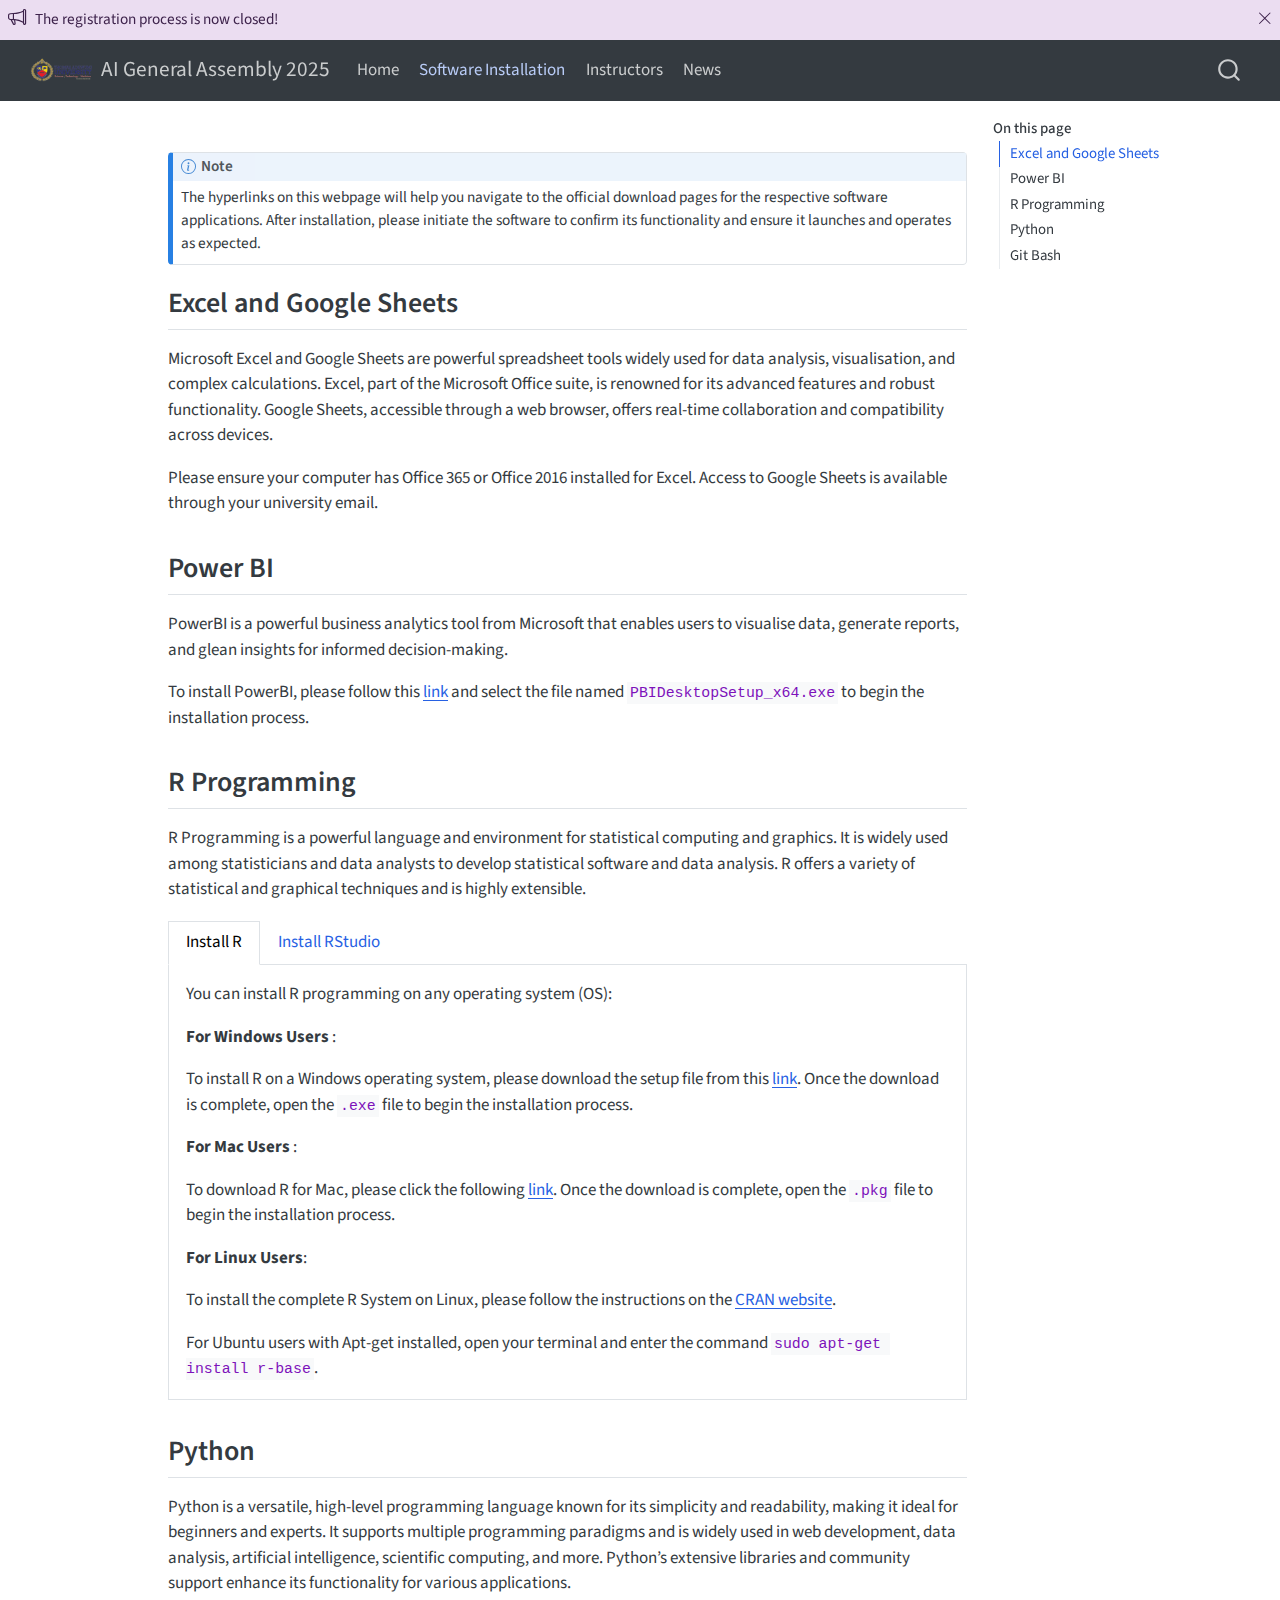
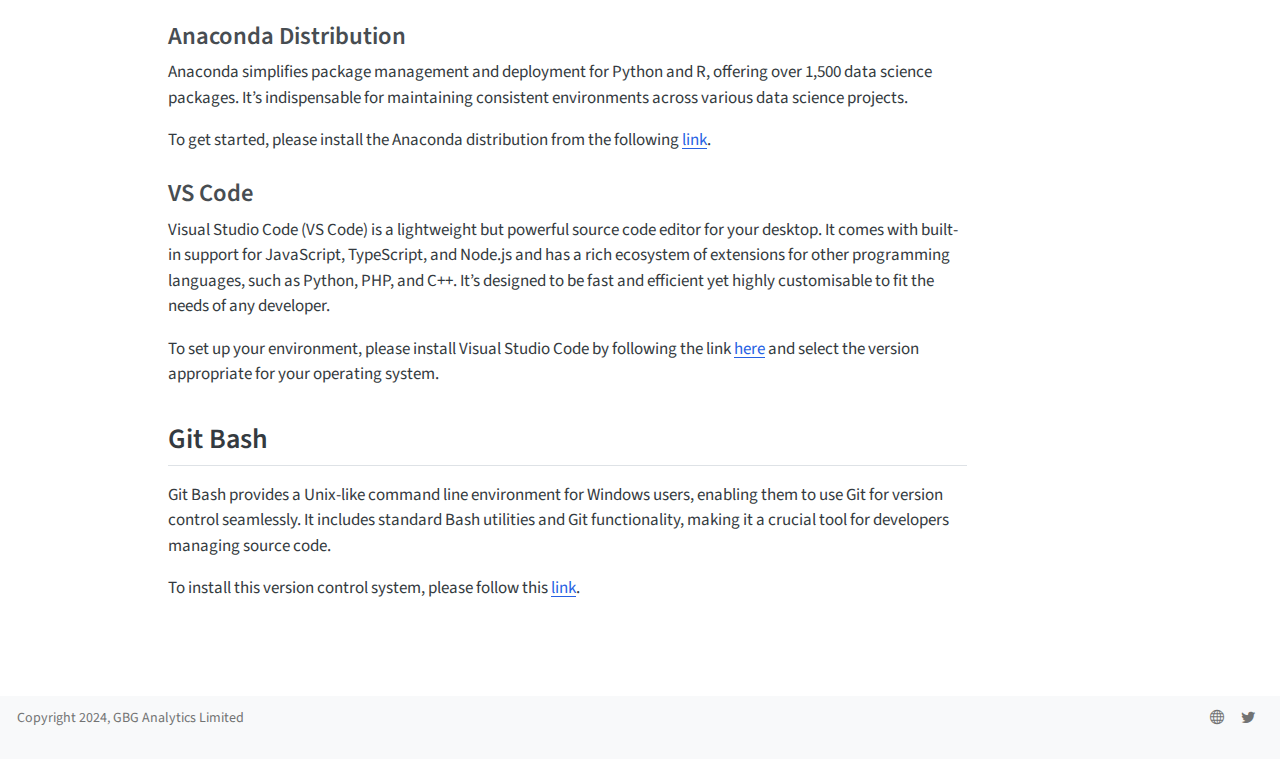
<file: docs/software.html>
<!DOCTYPE html>
<html xmlns="http://www.w3.org/1999/xhtml" lang="en" xml:lang="en"><head>

<meta charset="utf-8">
<meta name="generator" content="quarto-1.6.39">

<meta name="viewport" content="width=device-width, initial-scale=1.0, user-scalable=yes">


<title>software – AI General Assembly 2025</title>
<style>
code{white-space: pre-wrap;}
span.smallcaps{font-variant: small-caps;}
div.columns{display: flex; gap: min(4vw, 1.5em);}
div.column{flex: auto; overflow-x: auto;}
div.hanging-indent{margin-left: 1.5em; text-indent: -1.5em;}
ul.task-list{list-style: none;}
ul.task-list li input[type="checkbox"] {
  width: 0.8em;
  margin: 0 0.8em 0.2em -1em; /* quarto-specific, see https://github.com/quarto-dev/quarto-cli/issues/4556 */ 
  vertical-align: middle;
}
</style>


<script src="site_libs/quarto-nav/quarto-nav.js"></script>
<script src="site_libs/quarto-nav/headroom.min.js"></script>
<script src="site_libs/clipboard/clipboard.min.js"></script>
<script src="site_libs/quarto-search/autocomplete.umd.js"></script>
<script src="site_libs/quarto-search/fuse.min.js"></script>
<script src="site_libs/quarto-search/quarto-search.js"></script>
<meta name="quarto:offset" content="./">
<link href="./images/logo.png" rel="icon" type="image/png">
<script src="site_libs/quarto-html/quarto.js"></script>
<script src="site_libs/quarto-html/popper.min.js"></script>
<script src="site_libs/quarto-html/tippy.umd.min.js"></script>
<script src="site_libs/quarto-html/anchor.min.js"></script>
<link href="site_libs/quarto-html/tippy.css" rel="stylesheet">
<link href="site_libs/quarto-html/quarto-syntax-highlighting-e26003cea8cd680ca0c55a263523d882.css" rel="stylesheet" id="quarto-text-highlighting-styles">
<script src="site_libs/bootstrap/bootstrap.min.js"></script>
<link href="site_libs/bootstrap/bootstrap-icons.css" rel="stylesheet">
<link href="site_libs/bootstrap/bootstrap-af82676d4000ed3f50e48f84a1614253.min.css" rel="stylesheet" append-hash="true" id="quarto-bootstrap" data-mode="light">
<script id="quarto-search-options" type="application/json">{
  "location": "navbar",
  "copy-button": false,
  "collapse-after": 3,
  "panel-placement": "end",
  "type": "overlay",
  "limit": 50,
  "keyboard-shortcut": [
    "f",
    "/",
    "s"
  ],
  "show-item-context": false,
  "language": {
    "search-no-results-text": "No results",
    "search-matching-documents-text": "matching documents",
    "search-copy-link-title": "Copy link to search",
    "search-hide-matches-text": "Hide additional matches",
    "search-more-match-text": "more match in this document",
    "search-more-matches-text": "more matches in this document",
    "search-clear-button-title": "Clear",
    "search-text-placeholder": "",
    "search-detached-cancel-button-title": "Cancel",
    "search-submit-button-title": "Submit",
    "search-label": "Search"
  }
}</script>


<link rel="stylesheet" href="styles.css">
<meta property="og:title" content="AI General Assembly 2025">
<meta property="og:description" content="">
<meta property="og:image" content="/images/logo.png">
<meta property="og:site_name" content="AI General Assembly 2025">
<meta property="og:locale" content="en_US">
<meta name="twitter:title" content="AI General Assembly 2025">
<meta name="twitter:description" content="">
<meta name="twitter:image" content="/images/logo.png">
<meta name="twitter:creator" content="@gbganalyst">
<meta name="twitter:card" content="summary_large_image">
</head>

<body class="nav-fixed">

<div id="quarto-search-results"></div>
  <header id="quarto-header" class="headroom fixed-top">
    <div id="quarto-announcement" data-announcement-id="d85749fdf1b3df15941a397db9af15f6" class="alert alert-info hidden"><i class="bi bi-megaphone quarto-announcement-icon"></i><div class="quarto-announcement-content">
<p>The registration process is now closed!</p>
</div><i class="bi bi-x-lg quarto-announcement-action"></i></div>
    <nav class="navbar navbar-expand-lg " data-bs-theme="dark">
      <div class="navbar-container container-fluid">
      <div class="navbar-brand-container mx-auto">
    <a href="./index.html" class="navbar-brand navbar-brand-logo">
    <img src="./images/logo.png" alt="" class="navbar-logo">
    </a>
    <a class="navbar-brand" href="./index.html">
    <span class="navbar-title">AI General Assembly 2025</span>
    </a>
  </div>
            <div id="quarto-search" class="" title="Search"></div>
          <button class="navbar-toggler" type="button" data-bs-toggle="collapse" data-bs-target="#navbarCollapse" aria-controls="navbarCollapse" role="menu" aria-expanded="false" aria-label="Toggle navigation" onclick="if (window.quartoToggleHeadroom) { window.quartoToggleHeadroom(); }">
  <span class="navbar-toggler-icon"></span>
</button>
          <div class="collapse navbar-collapse" id="navbarCollapse">
            <ul class="navbar-nav navbar-nav-scroll me-auto">
  <li class="nav-item">
    <a class="nav-link" href="./index.html"> 
<span class="menu-text">Home</span></a>
  </li>  
  <li class="nav-item">
    <a class="nav-link active" href="./software.html" aria-current="page"> 
<span class="menu-text">Software Installation</span></a>
  </li>  
  <li class="nav-item">
    <a class="nav-link" href="./instructors.html"> 
<span class="menu-text">Instructors</span></a>
  </li>  
  <li class="nav-item">
    <a class="nav-link" href="./News.html"> 
<span class="menu-text">News</span></a>
  </li>  
</ul>
          </div> <!-- /navcollapse -->
            <div class="quarto-navbar-tools">
</div>
      </div> <!-- /container-fluid -->
    </nav>
</header>
<!-- content -->
<div id="quarto-content" class="quarto-container page-columns page-rows-contents page-layout-article page-navbar">
<!-- sidebar -->
<!-- margin-sidebar -->
    <div id="quarto-margin-sidebar" class="sidebar margin-sidebar">
        <nav id="TOC" role="doc-toc" class="toc-active">
    <h2 id="toc-title">On this page</h2>
   
  <ul>
  <li><a href="#excel-and-google-sheets" id="toc-excel-and-google-sheets" class="nav-link active" data-scroll-target="#excel-and-google-sheets">Excel and Google Sheets</a></li>
  <li><a href="#power-bi" id="toc-power-bi" class="nav-link" data-scroll-target="#power-bi">Power BI</a></li>
  <li><a href="#r-programming" id="toc-r-programming" class="nav-link" data-scroll-target="#r-programming">R Programming</a></li>
  <li><a href="#python" id="toc-python" class="nav-link" data-scroll-target="#python">Python</a>
  <ul class="collapse">
  <li><a href="#anaconda-distribution" id="toc-anaconda-distribution" class="nav-link" data-scroll-target="#anaconda-distribution">Anaconda Distribution</a></li>
  <li><a href="#vs-code" id="toc-vs-code" class="nav-link" data-scroll-target="#vs-code">VS Code</a></li>
  </ul></li>
  <li><a href="#git-bash" id="toc-git-bash" class="nav-link" data-scroll-target="#git-bash">Git Bash</a></li>
  </ul>
</nav>
    </div>
<!-- main -->
<main class="content" id="quarto-document-content"><header id="title-block-header" class="quarto-title-block"></header>




<div class="callout callout-style-default callout-note callout-titled">
<div class="callout-header d-flex align-content-center">
<div class="callout-icon-container">
<i class="callout-icon"></i>
</div>
<div class="callout-title-container flex-fill">
Note
</div>
</div>
<div class="callout-body-container callout-body">
<p>The hyperlinks on this webpage will help you navigate to the official download pages for the respective software applications. After installation, please initiate the software to confirm its functionality and ensure it launches and operates as expected.</p>
</div>
</div>
<section id="excel-and-google-sheets" class="level2">
<h2 class="anchored" data-anchor-id="excel-and-google-sheets">Excel and Google Sheets</h2>
<p>Microsoft Excel and Google Sheets are powerful spreadsheet tools widely used for data analysis, visualisation, and complex calculations. Excel, part of the Microsoft Office suite, is renowned for its advanced features and robust functionality. Google Sheets, accessible through a web browser, offers real-time collaboration and compatibility across devices.</p>
<p>Please ensure your computer has Office 365 or Office 2016 installed for Excel. Access to Google Sheets is available through your university email.</p>
</section>
<section id="power-bi" class="level2">
<h2 class="anchored" data-anchor-id="power-bi">Power BI</h2>
<p>PowerBI is a powerful business analytics tool from Microsoft that enables users to visualise data, generate reports, and glean insights for informed decision-making.</p>
<p>To install PowerBI, please follow this <a href="https://www.microsoft.com/en-us/download/details.aspx?id=58494">link</a> and select the file named <code>PBIDesktopSetup_x64.exe</code> to begin the installation process.</p>
</section>
<section id="r-programming" class="level2">
<h2 class="anchored" data-anchor-id="r-programming">R Programming</h2>
<p>R Programming is a powerful language and environment for statistical computing and graphics. It is widely used among statisticians and data analysts to develop statistical software and data analysis. R offers a variety of statistical and graphical techniques and is highly extensible.</p>
<div class="tabset-margin-container"></div><div class="panel-tabset" data-group="language">
<ul class="nav nav-tabs" role="tablist"><li class="nav-item" role="presentation"><a class="nav-link active" id="tabset-1-1-tab" data-bs-toggle="tab" data-bs-target="#tabset-1-1" role="tab" aria-controls="tabset-1-1" aria-selected="true">Install R</a></li><li class="nav-item" role="presentation"><a class="nav-link" id="tabset-1-2-tab" data-bs-toggle="tab" data-bs-target="#tabset-1-2" role="tab" aria-controls="tabset-1-2" aria-selected="false">Install RStudio</a></li></ul>
<div class="tab-content" data-group="language">
<div id="tabset-1-1" class="tab-pane active" role="tabpanel" aria-labelledby="tabset-1-1-tab">
<p>You can install R programming on any operating system (OS):</p>
<p><strong>For Windows Users</strong> :</p>
<p>To install R on a Windows operating system, please download the setup file from this <a href="https://cran.r-project.org/bin/windows/base/">link</a>. Once the download is complete, open the <code>.exe</code> file to begin the installation process.</p>
<p><strong>For Mac Users</strong> :</p>
<p>To download R for Mac, please click the following <a href="https://cran.r-project.org/bin/macosx/big-sur-arm64/base/R-4.3.3-arm64.pkg">link</a>. Once the download is complete, open the <code>.pkg</code> file to begin the installation process.</p>
<p><strong>For Linux Users</strong>:</p>
<p>To install the complete R System on Linux, please follow the instructions on the <a href="https://cran.r-project.org/">CRAN website</a>.</p>
<p>For Ubuntu users with Apt-get installed, open your terminal and enter the command <code>sudo apt-get install r-base</code>.</p>
</div>
<div id="tabset-1-2" class="tab-pane" role="tabpanel" aria-labelledby="tabset-1-2-tab">
<p>To install RStudio, please follow this <a href="https://www.rstudio.com/products/rstudio/download/#download">link</a>. Select the appropriate installer for your operating system, download the file, and run the installer to complete the setup of RStudio.</p>
</div>
</div>
</div>
</section>
<section id="python" class="level2">
<h2 class="anchored" data-anchor-id="python">Python</h2>
<p>Python is a versatile, high-level programming language known for its simplicity and readability, making it ideal for beginners and experts. It supports multiple programming paradigms and is widely used in web development, data analysis, artificial intelligence, scientific computing, and more. Python’s extensive libraries and community support enhance its functionality for various applications.</p>
<section id="anaconda-distribution" class="level3">
<h3 class="anchored" data-anchor-id="anaconda-distribution">Anaconda Distribution</h3>
<p>Anaconda simplifies package management and deployment for Python and R, offering over 1,500 data science packages. It’s indispensable for maintaining consistent environments across various data science projects.</p>
<p>To get started, please install the Anaconda distribution from the following <a href="https://www.anaconda.com/download/success">link</a>.</p>
</section>
<section id="vs-code" class="level3">
<h3 class="anchored" data-anchor-id="vs-code">VS Code</h3>
<p>Visual Studio Code (VS Code) is a lightweight but powerful source code editor for your desktop. It comes with built-in support for JavaScript, TypeScript, and Node.js and has a rich ecosystem of extensions for other programming languages, such as Python, PHP, and C++. It’s designed to be fast and efficient yet highly customisable to fit the needs of any developer.</p>
<p>To set up your environment, please install Visual Studio Code by following the link <a href="https://code.visualstudio.com/download">here</a> and select the version appropriate for your operating system.</p>
</section>
</section>
<section id="git-bash" class="level2">
<h2 class="anchored" data-anchor-id="git-bash">Git Bash</h2>
<p>Git Bash provides a Unix-like command line environment for Windows users, enabling them to use Git for version control seamlessly. It includes standard Bash utilities and Git functionality, making it a crucial tool for developers managing source code.</p>
<p>To install this version control system, please follow this <a href="https://git-scm.com/downloads">link</a>.</p>


</section>

<a onclick="window.scrollTo(0, 0); return false;" role="button" id="quarto-back-to-top"><i class="bi bi-arrow-up"></i> Back to top</a></main> <!-- /main -->
<script id="quarto-html-after-body" type="application/javascript">
window.document.addEventListener("DOMContentLoaded", function (event) {
  const toggleBodyColorMode = (bsSheetEl) => {
    const mode = bsSheetEl.getAttribute("data-mode");
    const bodyEl = window.document.querySelector("body");
    if (mode === "dark") {
      bodyEl.classList.add("quarto-dark");
      bodyEl.classList.remove("quarto-light");
    } else {
      bodyEl.classList.add("quarto-light");
      bodyEl.classList.remove("quarto-dark");
    }
  }
  const toggleBodyColorPrimary = () => {
    const bsSheetEl = window.document.querySelector("link#quarto-bootstrap");
    if (bsSheetEl) {
      toggleBodyColorMode(bsSheetEl);
    }
  }
  toggleBodyColorPrimary();  
  const icon = "";
  const anchorJS = new window.AnchorJS();
  anchorJS.options = {
    placement: 'right',
    icon: icon
  };
  anchorJS.add('.anchored');
  const isCodeAnnotation = (el) => {
    for (const clz of el.classList) {
      if (clz.startsWith('code-annotation-')) {                     
        return true;
      }
    }
    return false;
  }
  const onCopySuccess = function(e) {
    // button target
    const button = e.trigger;
    // don't keep focus
    button.blur();
    // flash "checked"
    button.classList.add('code-copy-button-checked');
    var currentTitle = button.getAttribute("title");
    button.setAttribute("title", "Copied!");
    let tooltip;
    if (window.bootstrap) {
      button.setAttribute("data-bs-toggle", "tooltip");
      button.setAttribute("data-bs-placement", "left");
      button.setAttribute("data-bs-title", "Copied!");
      tooltip = new bootstrap.Tooltip(button, 
        { trigger: "manual", 
          customClass: "code-copy-button-tooltip",
          offset: [0, -8]});
      tooltip.show();    
    }
    setTimeout(function() {
      if (tooltip) {
        tooltip.hide();
        button.removeAttribute("data-bs-title");
        button.removeAttribute("data-bs-toggle");
        button.removeAttribute("data-bs-placement");
      }
      button.setAttribute("title", currentTitle);
      button.classList.remove('code-copy-button-checked');
    }, 1000);
    // clear code selection
    e.clearSelection();
  }
  const getTextToCopy = function(trigger) {
      const codeEl = trigger.previousElementSibling.cloneNode(true);
      for (const childEl of codeEl.children) {
        if (isCodeAnnotation(childEl)) {
          childEl.remove();
        }
      }
      return codeEl.innerText;
  }
  const clipboard = new window.ClipboardJS('.code-copy-button:not([data-in-quarto-modal])', {
    text: getTextToCopy
  });
  clipboard.on('success', onCopySuccess);
  if (window.document.getElementById('quarto-embedded-source-code-modal')) {
    const clipboardModal = new window.ClipboardJS('.code-copy-button[data-in-quarto-modal]', {
      text: getTextToCopy,
      container: window.document.getElementById('quarto-embedded-source-code-modal')
    });
    clipboardModal.on('success', onCopySuccess);
  }
    var localhostRegex = new RegExp(/^(?:http|https):\/\/localhost\:?[0-9]*\//);
    var mailtoRegex = new RegExp(/^mailto:/);
      var filterRegex = new RegExp('/' + window.location.host + '/');
    var isInternal = (href) => {
        return filterRegex.test(href) || localhostRegex.test(href) || mailtoRegex.test(href);
    }
    // Inspect non-navigation links and adorn them if external
 	var links = window.document.querySelectorAll('a[href]:not(.nav-link):not(.navbar-brand):not(.toc-action):not(.sidebar-link):not(.sidebar-item-toggle):not(.pagination-link):not(.no-external):not([aria-hidden]):not(.dropdown-item):not(.quarto-navigation-tool):not(.about-link)');
    for (var i=0; i<links.length; i++) {
      const link = links[i];
      if (!isInternal(link.href)) {
        // undo the damage that might have been done by quarto-nav.js in the case of
        // links that we want to consider external
        if (link.dataset.originalHref !== undefined) {
          link.href = link.dataset.originalHref;
        }
      }
    }
  function tippyHover(el, contentFn, onTriggerFn, onUntriggerFn) {
    const config = {
      allowHTML: true,
      maxWidth: 500,
      delay: 100,
      arrow: false,
      appendTo: function(el) {
          return el.parentElement;
      },
      interactive: true,
      interactiveBorder: 10,
      theme: 'quarto',
      placement: 'bottom-start',
    };
    if (contentFn) {
      config.content = contentFn;
    }
    if (onTriggerFn) {
      config.onTrigger = onTriggerFn;
    }
    if (onUntriggerFn) {
      config.onUntrigger = onUntriggerFn;
    }
    window.tippy(el, config); 
  }
  const noterefs = window.document.querySelectorAll('a[role="doc-noteref"]');
  for (var i=0; i<noterefs.length; i++) {
    const ref = noterefs[i];
    tippyHover(ref, function() {
      // use id or data attribute instead here
      let href = ref.getAttribute('data-footnote-href') || ref.getAttribute('href');
      try { href = new URL(href).hash; } catch {}
      const id = href.replace(/^#\/?/, "");
      const note = window.document.getElementById(id);
      if (note) {
        return note.innerHTML;
      } else {
        return "";
      }
    });
  }
  const xrefs = window.document.querySelectorAll('a.quarto-xref');
  const processXRef = (id, note) => {
    // Strip column container classes
    const stripColumnClz = (el) => {
      el.classList.remove("page-full", "page-columns");
      if (el.children) {
        for (const child of el.children) {
          stripColumnClz(child);
        }
      }
    }
    stripColumnClz(note)
    if (id === null || id.startsWith('sec-')) {
      // Special case sections, only their first couple elements
      const container = document.createElement("div");
      if (note.children && note.children.length > 2) {
        container.appendChild(note.children[0].cloneNode(true));
        for (let i = 1; i < note.children.length; i++) {
          const child = note.children[i];
          if (child.tagName === "P" && child.innerText === "") {
            continue;
          } else {
            container.appendChild(child.cloneNode(true));
            break;
          }
        }
        if (window.Quarto?.typesetMath) {
          window.Quarto.typesetMath(container);
        }
        return container.innerHTML
      } else {
        if (window.Quarto?.typesetMath) {
          window.Quarto.typesetMath(note);
        }
        return note.innerHTML;
      }
    } else {
      // Remove any anchor links if they are present
      const anchorLink = note.querySelector('a.anchorjs-link');
      if (anchorLink) {
        anchorLink.remove();
      }
      if (window.Quarto?.typesetMath) {
        window.Quarto.typesetMath(note);
      }
      if (note.classList.contains("callout")) {
        return note.outerHTML;
      } else {
        return note.innerHTML;
      }
    }
  }
  for (var i=0; i<xrefs.length; i++) {
    const xref = xrefs[i];
    tippyHover(xref, undefined, function(instance) {
      instance.disable();
      let url = xref.getAttribute('href');
      let hash = undefined; 
      if (url.startsWith('#')) {
        hash = url;
      } else {
        try { hash = new URL(url).hash; } catch {}
      }
      if (hash) {
        const id = hash.replace(/^#\/?/, "");
        const note = window.document.getElementById(id);
        if (note !== null) {
          try {
            const html = processXRef(id, note.cloneNode(true));
            instance.setContent(html);
          } finally {
            instance.enable();
            instance.show();
          }
        } else {
          // See if we can fetch this
          fetch(url.split('#')[0])
          .then(res => res.text())
          .then(html => {
            const parser = new DOMParser();
            const htmlDoc = parser.parseFromString(html, "text/html");
            const note = htmlDoc.getElementById(id);
            if (note !== null) {
              const html = processXRef(id, note);
              instance.setContent(html);
            } 
          }).finally(() => {
            instance.enable();
            instance.show();
          });
        }
      } else {
        // See if we can fetch a full url (with no hash to target)
        // This is a special case and we should probably do some content thinning / targeting
        fetch(url)
        .then(res => res.text())
        .then(html => {
          const parser = new DOMParser();
          const htmlDoc = parser.parseFromString(html, "text/html");
          const note = htmlDoc.querySelector('main.content');
          if (note !== null) {
            // This should only happen for chapter cross references
            // (since there is no id in the URL)
            // remove the first header
            if (note.children.length > 0 && note.children[0].tagName === "HEADER") {
              note.children[0].remove();
            }
            const html = processXRef(null, note);
            instance.setContent(html);
          } 
        }).finally(() => {
          instance.enable();
          instance.show();
        });
      }
    }, function(instance) {
    });
  }
      let selectedAnnoteEl;
      const selectorForAnnotation = ( cell, annotation) => {
        let cellAttr = 'data-code-cell="' + cell + '"';
        let lineAttr = 'data-code-annotation="' +  annotation + '"';
        const selector = 'span[' + cellAttr + '][' + lineAttr + ']';
        return selector;
      }
      const selectCodeLines = (annoteEl) => {
        const doc = window.document;
        const targetCell = annoteEl.getAttribute("data-target-cell");
        const targetAnnotation = annoteEl.getAttribute("data-target-annotation");
        const annoteSpan = window.document.querySelector(selectorForAnnotation(targetCell, targetAnnotation));
        const lines = annoteSpan.getAttribute("data-code-lines").split(",");
        const lineIds = lines.map((line) => {
          return targetCell + "-" + line;
        })
        let top = null;
        let height = null;
        let parent = null;
        if (lineIds.length > 0) {
            //compute the position of the single el (top and bottom and make a div)
            const el = window.document.getElementById(lineIds[0]);
            top = el.offsetTop;
            height = el.offsetHeight;
            parent = el.parentElement.parentElement;
          if (lineIds.length > 1) {
            const lastEl = window.document.getElementById(lineIds[lineIds.length - 1]);
            const bottom = lastEl.offsetTop + lastEl.offsetHeight;
            height = bottom - top;
          }
          if (top !== null && height !== null && parent !== null) {
            // cook up a div (if necessary) and position it 
            let div = window.document.getElementById("code-annotation-line-highlight");
            if (div === null) {
              div = window.document.createElement("div");
              div.setAttribute("id", "code-annotation-line-highlight");
              div.style.position = 'absolute';
              parent.appendChild(div);
            }
            div.style.top = top - 2 + "px";
            div.style.height = height + 4 + "px";
            div.style.left = 0;
            let gutterDiv = window.document.getElementById("code-annotation-line-highlight-gutter");
            if (gutterDiv === null) {
              gutterDiv = window.document.createElement("div");
              gutterDiv.setAttribute("id", "code-annotation-line-highlight-gutter");
              gutterDiv.style.position = 'absolute';
              const codeCell = window.document.getElementById(targetCell);
              const gutter = codeCell.querySelector('.code-annotation-gutter');
              gutter.appendChild(gutterDiv);
            }
            gutterDiv.style.top = top - 2 + "px";
            gutterDiv.style.height = height + 4 + "px";
          }
          selectedAnnoteEl = annoteEl;
        }
      };
      const unselectCodeLines = () => {
        const elementsIds = ["code-annotation-line-highlight", "code-annotation-line-highlight-gutter"];
        elementsIds.forEach((elId) => {
          const div = window.document.getElementById(elId);
          if (div) {
            div.remove();
          }
        });
        selectedAnnoteEl = undefined;
      };
        // Handle positioning of the toggle
    window.addEventListener(
      "resize",
      throttle(() => {
        elRect = undefined;
        if (selectedAnnoteEl) {
          selectCodeLines(selectedAnnoteEl);
        }
      }, 10)
    );
    function throttle(fn, ms) {
    let throttle = false;
    let timer;
      return (...args) => {
        if(!throttle) { // first call gets through
            fn.apply(this, args);
            throttle = true;
        } else { // all the others get throttled
            if(timer) clearTimeout(timer); // cancel #2
            timer = setTimeout(() => {
              fn.apply(this, args);
              timer = throttle = false;
            }, ms);
        }
      };
    }
      // Attach click handler to the DT
      const annoteDls = window.document.querySelectorAll('dt[data-target-cell]');
      for (const annoteDlNode of annoteDls) {
        annoteDlNode.addEventListener('click', (event) => {
          const clickedEl = event.target;
          if (clickedEl !== selectedAnnoteEl) {
            unselectCodeLines();
            const activeEl = window.document.querySelector('dt[data-target-cell].code-annotation-active');
            if (activeEl) {
              activeEl.classList.remove('code-annotation-active');
            }
            selectCodeLines(clickedEl);
            clickedEl.classList.add('code-annotation-active');
          } else {
            // Unselect the line
            unselectCodeLines();
            clickedEl.classList.remove('code-annotation-active');
          }
        });
      }
  const findCites = (el) => {
    const parentEl = el.parentElement;
    if (parentEl) {
      const cites = parentEl.dataset.cites;
      if (cites) {
        return {
          el,
          cites: cites.split(' ')
        };
      } else {
        return findCites(el.parentElement)
      }
    } else {
      return undefined;
    }
  };
  var bibliorefs = window.document.querySelectorAll('a[role="doc-biblioref"]');
  for (var i=0; i<bibliorefs.length; i++) {
    const ref = bibliorefs[i];
    const citeInfo = findCites(ref);
    if (citeInfo) {
      tippyHover(citeInfo.el, function() {
        var popup = window.document.createElement('div');
        citeInfo.cites.forEach(function(cite) {
          var citeDiv = window.document.createElement('div');
          citeDiv.classList.add('hanging-indent');
          citeDiv.classList.add('csl-entry');
          var biblioDiv = window.document.getElementById('ref-' + cite);
          if (biblioDiv) {
            citeDiv.innerHTML = biblioDiv.innerHTML;
          }
          popup.appendChild(citeDiv);
        });
        return popup.innerHTML;
      });
    }
  }
});
</script>
</div> <!-- /content -->
<footer class="footer">
  <div class="nav-footer">
    <div class="nav-footer-left">
<p>Copyright 2024, GBG Analytics Limited</p>
</div>   
    <div class="nav-footer-center">
      &nbsp;
    </div>
    <div class="nav-footer-right">
      <ul class="footer-items list-unstyled">
    <li class="nav-item compact">
    <a class="nav-link" href="https://gbganalyst.github.io">
      <i class="bi bi-globe" role="img">
</i> 
    </a>
  </li>  
    <li class="nav-item compact">
    <a class="nav-link" href="https://twitter.com/gbganalyst">
      <i class="bi bi-twitter" role="img">
</i> 
    </a>
  </li>  
</ul>
    </div>
  </div>
</footer>




</body></html>
</file>
<file: docs/site_libs/quarto-html/tippy.css>
.tippy-box[data-animation=fade][data-state=hidden]{opacity:0}[data-tippy-root]{max-width:calc(100vw - 10px)}.tippy-box{position:relative;background-color:#333;color:#fff;border-radius:4px;font-size:14px;line-height:1.4;white-space:normal;outline:0;transition-property:transform,visibility,opacity}.tippy-box[data-placement^=top]>.tippy-arrow{bottom:0}.tippy-box[data-placement^=top]>.tippy-arrow:before{bottom:-7px;left:0;border-width:8px 8px 0;border-top-color:initial;transform-origin:center top}.tippy-box[data-placement^=bottom]>.tippy-arrow{top:0}.tippy-box[data-placement^=bottom]>.tippy-arrow:before{top:-7px;left:0;border-width:0 8px 8px;border-bottom-color:initial;transform-origin:center bottom}.tippy-box[data-placement^=left]>.tippy-arrow{right:0}.tippy-box[data-placement^=left]>.tippy-arrow:before{border-width:8px 0 8px 8px;border-left-color:initial;right:-7px;transform-origin:center left}.tippy-box[data-placement^=right]>.tippy-arrow{left:0}.tippy-box[data-placement^=right]>.tippy-arrow:before{left:-7px;border-width:8px 8px 8px 0;border-right-color:initial;transform-origin:center right}.tippy-box[data-inertia][data-state=visible]{transition-timing-function:cubic-bezier(.54,1.5,.38,1.11)}.tippy-arrow{width:16px;height:16px;color:#333}.tippy-arrow:before{content:"";position:absolute;border-color:transparent;border-style:solid}.tippy-content{position:relative;padding:5px 9px;z-index:1}
</file>
<file: docs/site_libs/quarto-html/quarto-syntax-highlighting-e26003cea8cd680ca0c55a263523d882.css>
/* quarto syntax highlight colors */
:root {
  --quarto-hl-ot-color: #003B4F;
  --quarto-hl-at-color: #657422;
  --quarto-hl-ss-color: #20794D;
  --quarto-hl-an-color: #5E5E5E;
  --quarto-hl-fu-color: #4758AB;
  --quarto-hl-st-color: #20794D;
  --quarto-hl-cf-color: #003B4F;
  --quarto-hl-op-color: #5E5E5E;
  --quarto-hl-er-color: #AD0000;
  --quarto-hl-bn-color: #AD0000;
  --quarto-hl-al-color: #AD0000;
  --quarto-hl-va-color: #111111;
  --quarto-hl-bu-color: inherit;
  --quarto-hl-ex-color: inherit;
  --quarto-hl-pp-color: #AD0000;
  --quarto-hl-in-color: #5E5E5E;
  --quarto-hl-vs-color: #20794D;
  --quarto-hl-wa-color: #5E5E5E;
  --quarto-hl-do-color: #5E5E5E;
  --quarto-hl-im-color: #00769E;
  --quarto-hl-ch-color: #20794D;
  --quarto-hl-dt-color: #AD0000;
  --quarto-hl-fl-color: #AD0000;
  --quarto-hl-co-color: #5E5E5E;
  --quarto-hl-cv-color: #5E5E5E;
  --quarto-hl-cn-color: #8f5902;
  --quarto-hl-sc-color: #5E5E5E;
  --quarto-hl-dv-color: #AD0000;
  --quarto-hl-kw-color: #003B4F;
}

/* other quarto variables */
:root {
  --quarto-font-monospace: SFMono-Regular, Menlo, Monaco, Consolas, "Liberation Mono", "Courier New", monospace;
}

pre > code.sourceCode > span {
  color: #003B4F;
}

code span {
  color: #003B4F;
}

code.sourceCode > span {
  color: #003B4F;
}

div.sourceCode,
div.sourceCode pre.sourceCode {
  color: #003B4F;
}

code span.ot {
  color: #003B4F;
  font-style: inherit;
}

code span.at {
  color: #657422;
  font-style: inherit;
}

code span.ss {
  color: #20794D;
  font-style: inherit;
}

code span.an {
  color: #5E5E5E;
  font-style: inherit;
}

code span.fu {
  color: #4758AB;
  font-style: inherit;
}

code span.st {
  color: #20794D;
  font-style: inherit;
}

code span.cf {
  color: #003B4F;
  font-weight: bold;
  font-style: inherit;
}

code span.op {
  color: #5E5E5E;
  font-style: inherit;
}

code span.er {
  color: #AD0000;
  font-style: inherit;
}

code span.bn {
  color: #AD0000;
  font-style: inherit;
}

code span.al {
  color: #AD0000;
  font-style: inherit;
}

code span.va {
  color: #111111;
  font-style: inherit;
}

code span.bu {
  font-style: inherit;
}

code span.ex {
  font-style: inherit;
}

code span.pp {
  color: #AD0000;
  font-style: inherit;
}

code span.in {
  color: #5E5E5E;
  font-style: inherit;
}

code span.vs {
  color: #20794D;
  font-style: inherit;
}

code span.wa {
  color: #5E5E5E;
  font-style: italic;
}

code span.do {
  color: #5E5E5E;
  font-style: italic;
}

code span.im {
  color: #00769E;
  font-style: inherit;
}

code span.ch {
  color: #20794D;
  font-style: inherit;
}

code span.dt {
  color: #AD0000;
  font-style: inherit;
}

code span.fl {
  color: #AD0000;
  font-style: inherit;
}

code span.co {
  color: #5E5E5E;
  font-style: inherit;
}

code span.cv {
  color: #5E5E5E;
  font-style: italic;
}

code span.cn {
  color: #8f5902;
  font-style: inherit;
}

code span.sc {
  color: #5E5E5E;
  font-style: inherit;
}

code span.dv {
  color: #AD0000;
  font-style: inherit;
}

code span.kw {
  color: #003B4F;
  font-weight: bold;
  font-style: inherit;
}

.prevent-inlining {
  content: "</";
}

/*# sourceMappingURL=e90e9ab646ea9b1aaa61e089606e0f97.css.map */
</file>
<file: docs/styles.css>
<style>
.instructors-grid {
  /* 3-column (or more) responsive layout */
  display: grid;
  grid-template-columns: repeat(auto-fit, minmax(280px, 1fr));
  gap: 2rem;
  margin: 2rem 0;
}

.instructor-card {
  background: #fff;
  border-radius: 0.5rem;
  box-shadow: 0 2px 6px rgba(0,0,0,0.1);
  text-align: center;
  padding: 1.5rem;
  display: flex;
  flex-direction: column;
  align-items: center;
}

.instructor-card img {
  width: 180px;
  height: 180px;
  border-radius: 50%;
  object-fit: cover;
  margin-bottom: 1rem;
}

.instructor-card h3 {
  font-size: 1.2rem;
  margin: 0.5rem 0 0.3rem;
  color: #2B2B2B;
}

.instructor-card a.external-link {
  font-size: 0.85rem;
  margin-left: 0.35rem;
  text-decoration: none;
  color: #007BFF;
}

.instructor-card em {
  display: block;
  font-style: italic;
  color: #666;
  margin-bottom: 1rem;
}

.instructor-card p {
  margin: 0;
  line-height: 1.4;
  color: #333;
}
</style>
</file>
